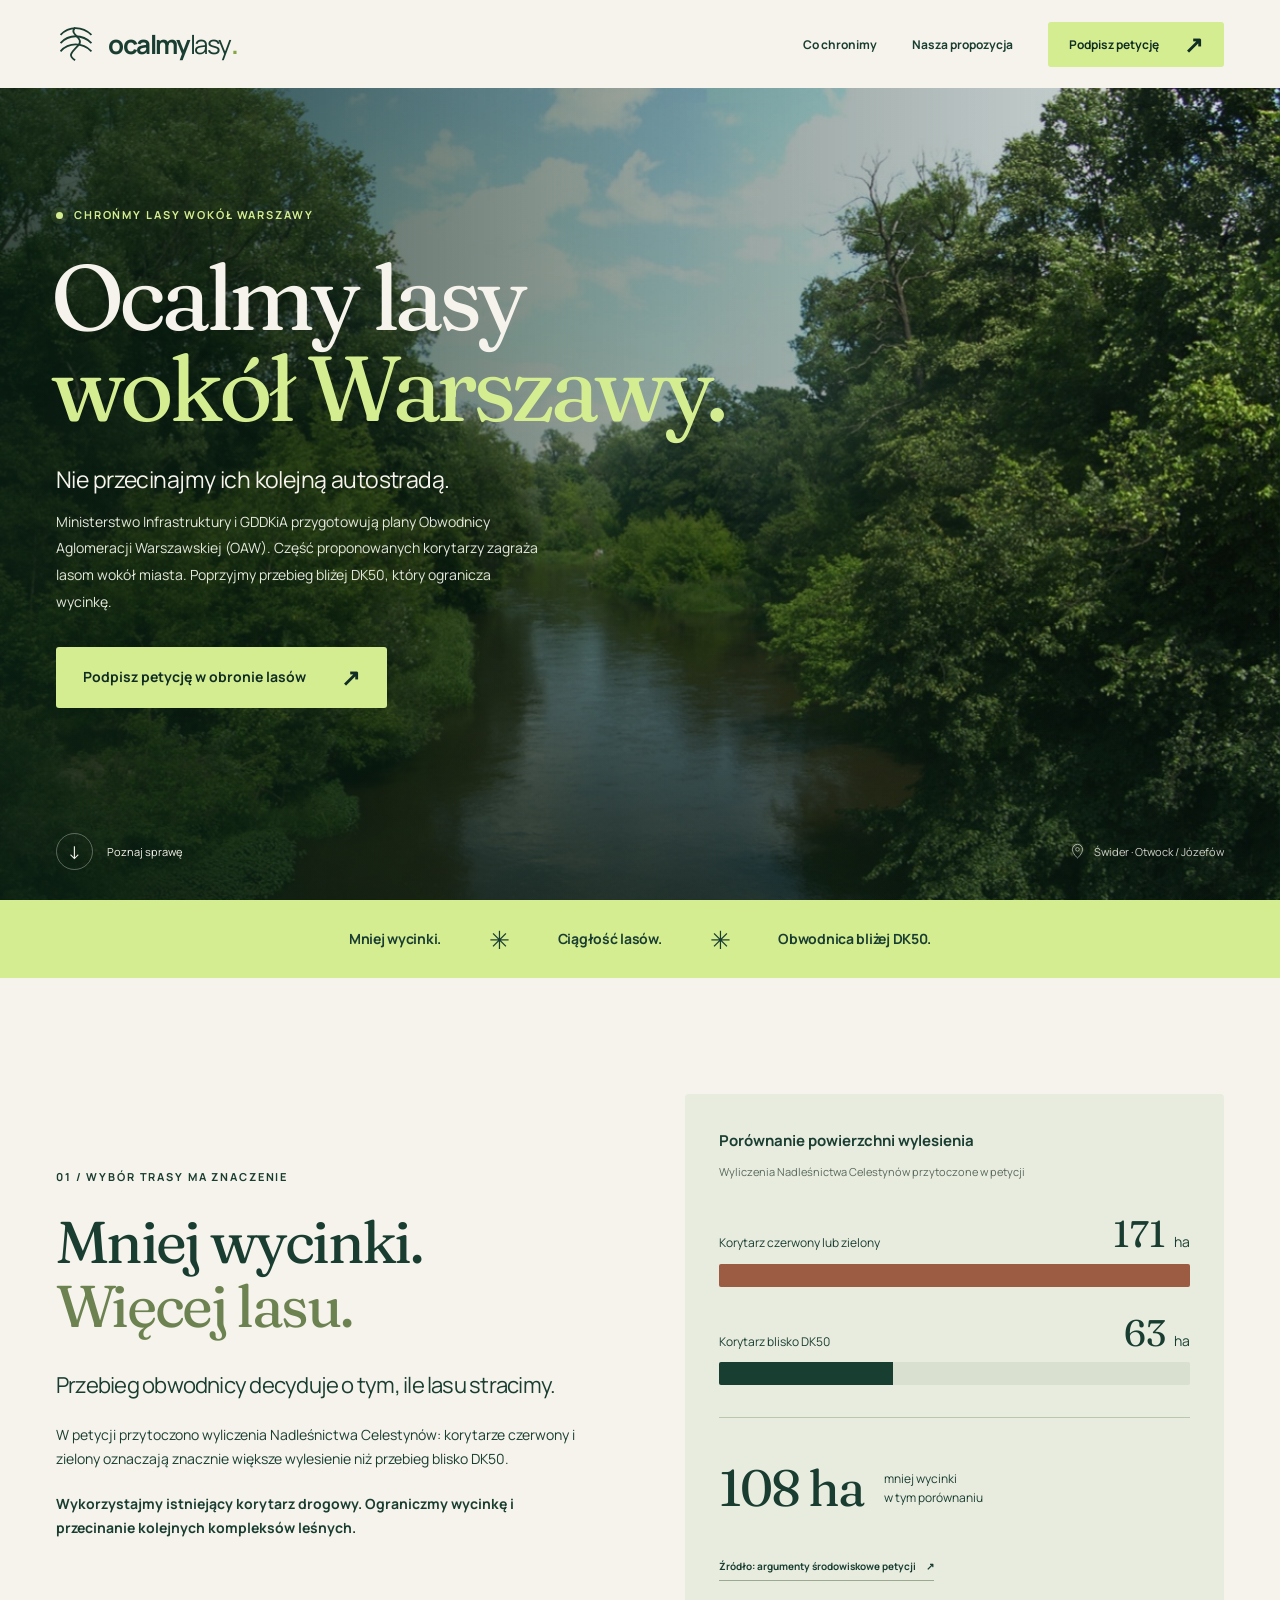
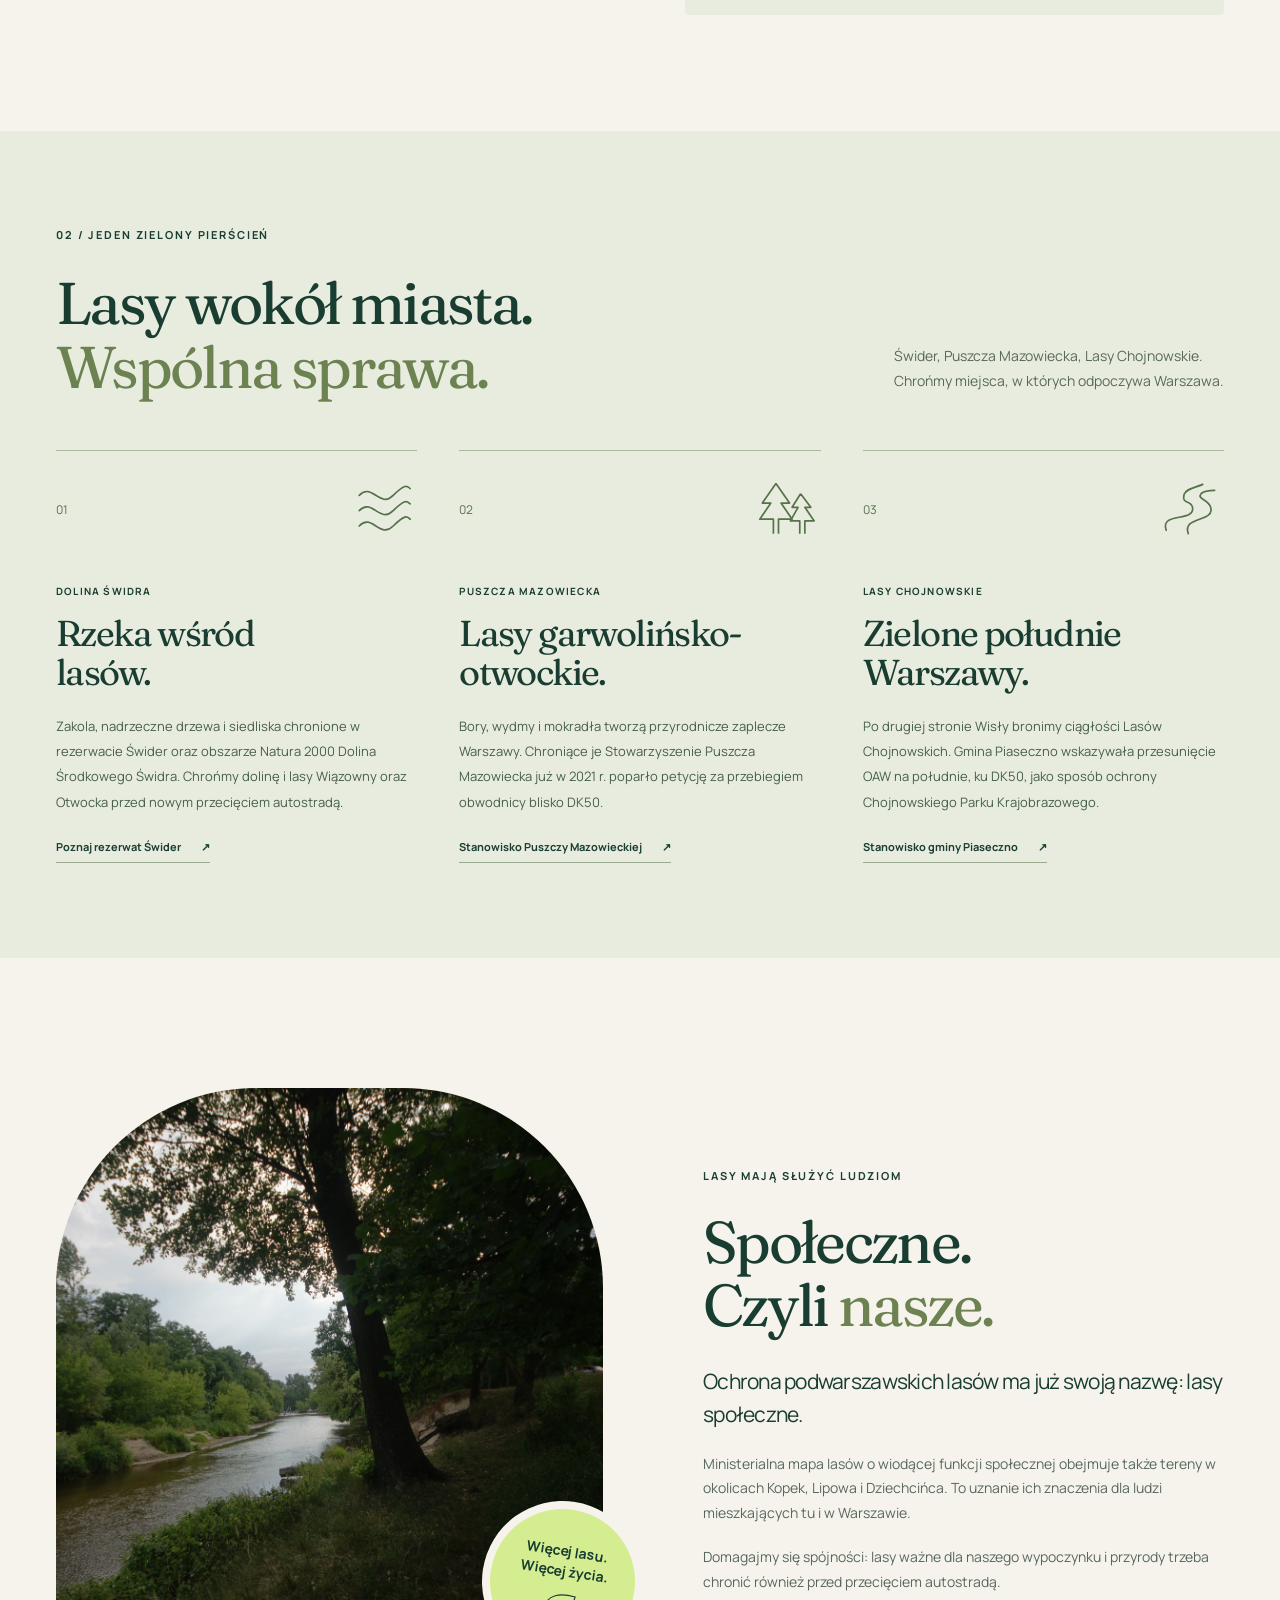
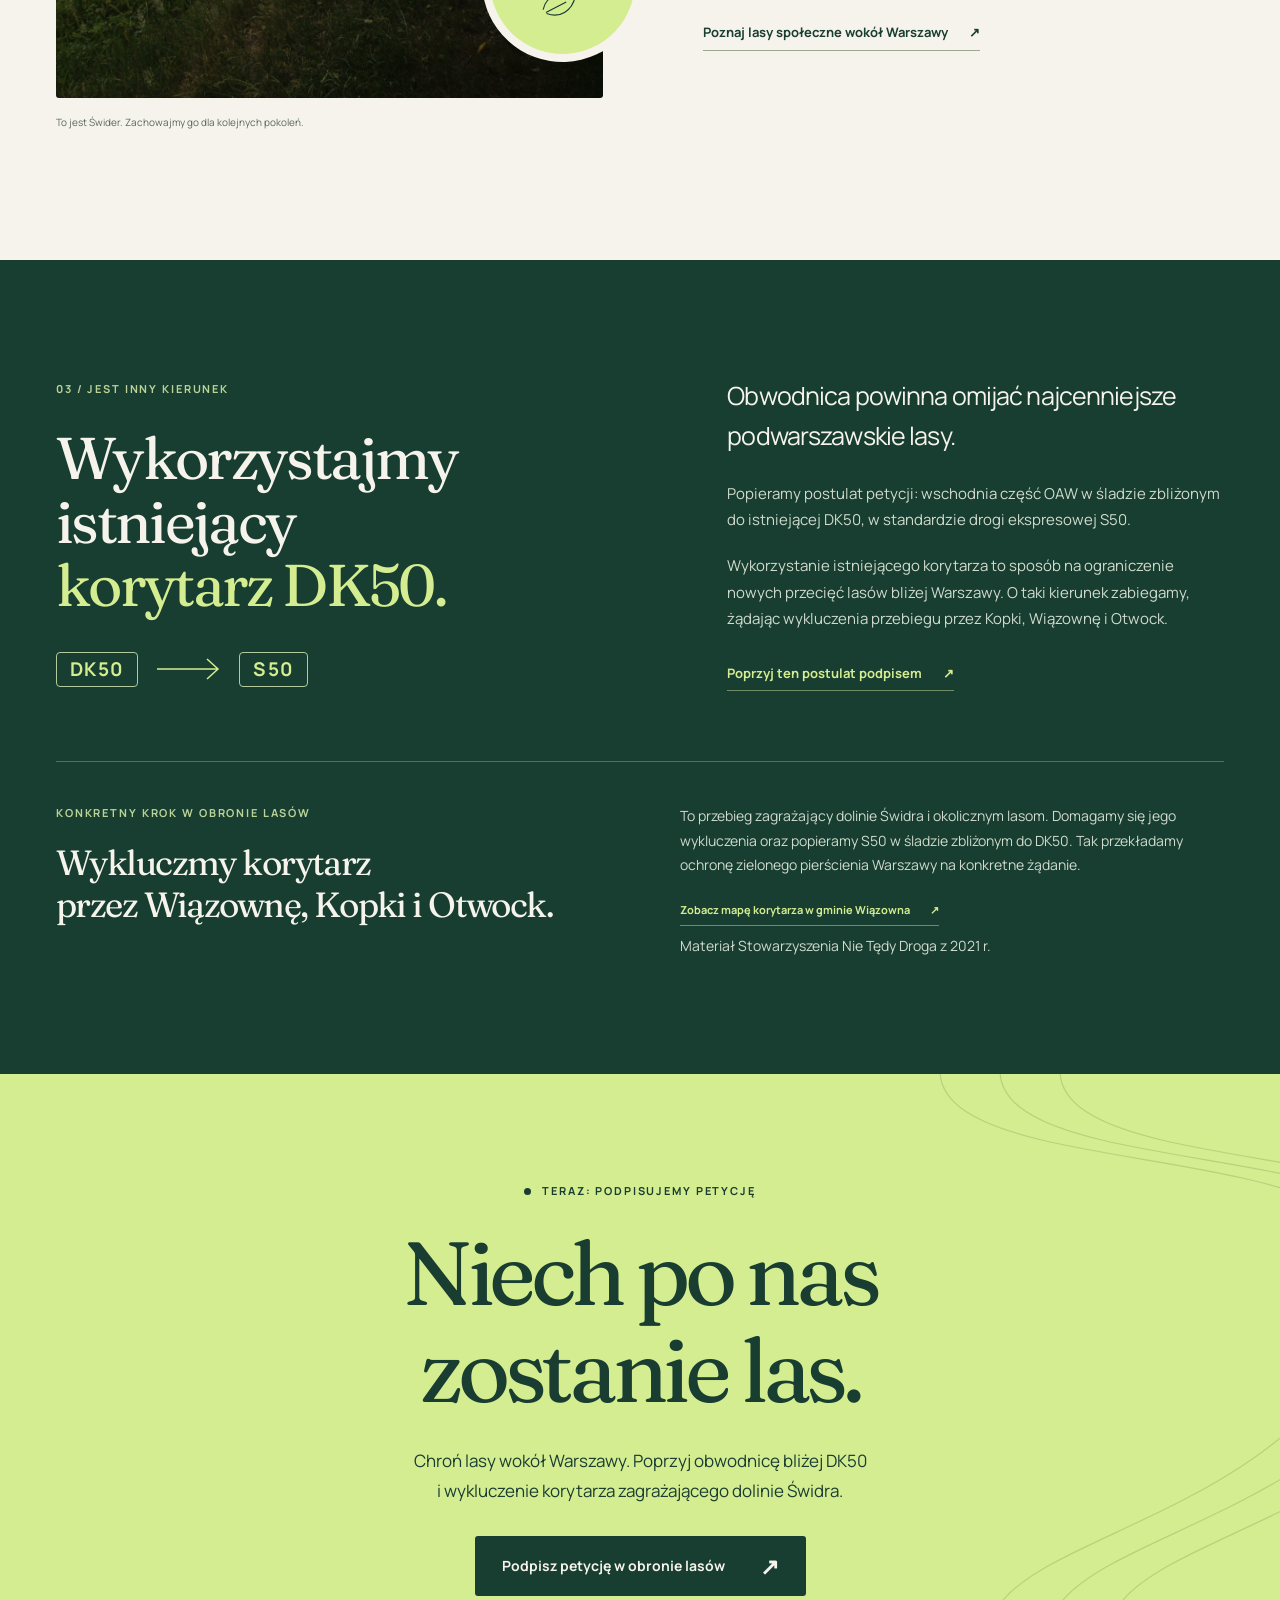
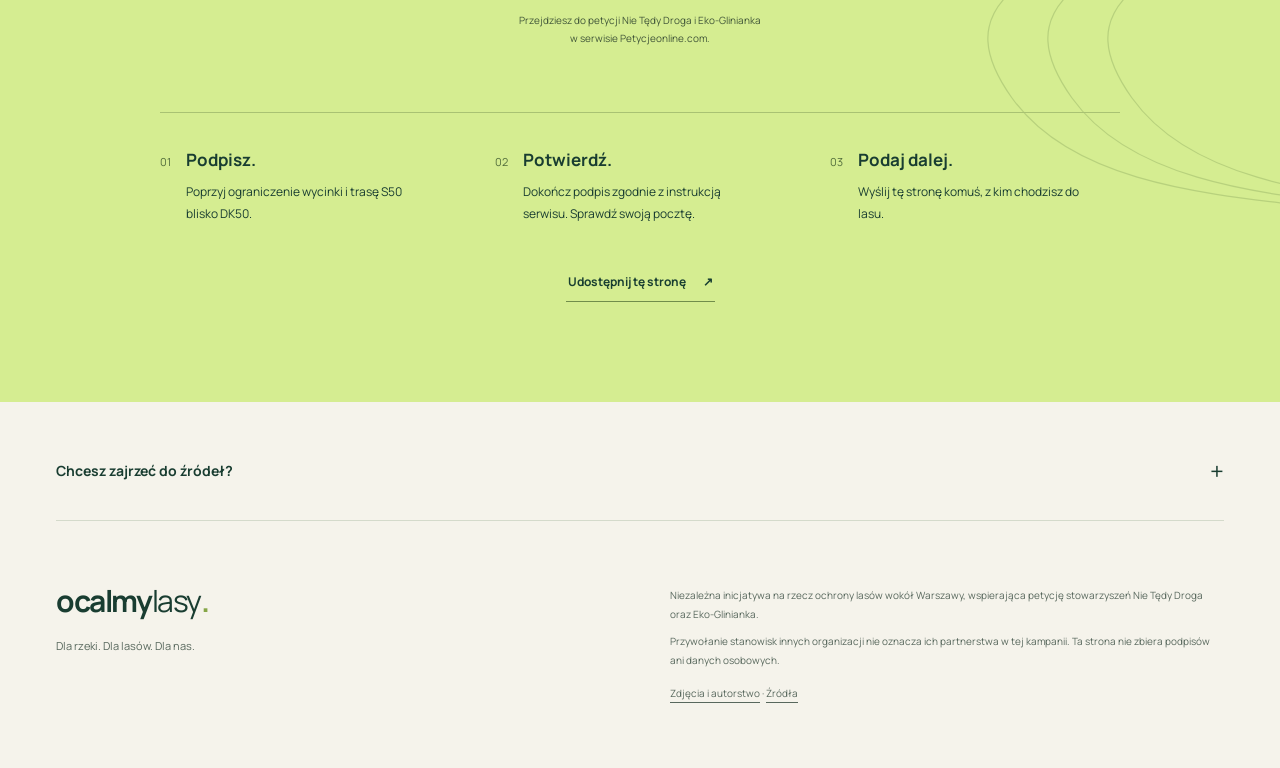
<file: docs/index.html>
<!doctype html>
<html lang="pl">
  <head>
    <meta charset="utf-8" />
    <meta name="viewport" content="width=device-width, initial-scale=1" />
    <meta name="theme-color" content="#183e31" />
    <title>Ocalmy lasy wokół Warszawy — podpisz petycję</title>
    <meta
      name="description"
      content="Nie przecinajmy lasów wokół Warszawy kolejną autostradą. Poprzyj S50 bliżej DK50, ograniczenie wycinki i ochronę zielonego pierścienia Warszawy."
    />
    <link rel="canonical" href="https://ocalmylasy.waw.pl/" />
    <meta property="og:locale" content="pl_PL" />
    <meta property="og:type" content="website" />
    <meta
      property="og:title"
      content="Ocalmy lasy wokół Warszawy. Nie przecinajmy ich kolejną autostradą."
    />
    <meta
      property="og:description"
      content="Mniej wycinki, więcej lasu. Podpisz petycję za S50 bliżej DK50 i ochroną lasów wokół Warszawy."
    />
    <meta
      property="og:url"
      content="https://ocalmylasy.waw.pl/"
    />
    <meta
      property="og:image"
      content="https://artpi.github.io/ocalmylasy.waw.pl/assets/share.jpg"
    />
    <meta property="og:image:width" content="1200" />
    <meta property="og:image:height" content="630" />
    <meta
      property="og:image:alt"
      content="Ocalmy lasy wokół Warszawy — podpisz petycję"
    />
    <meta name="twitter:card" content="summary_large_image" />
    <link rel="icon" href="assets/favicon.svg" type="image/svg+xml" />
    <link
      rel="preload"
      href="assets/fraunces.ttf"
      as="font"
      type="font/ttf"
      crossorigin
    />
    <link rel="stylesheet" href="styles.css" />
    <script src="app.js" defer></script>
  </head>
  <body>
    <a class="skip-link" href="#tresc">Przejdź do treści</a>
    <header class="site-header">
      <a class="brand" href="#" aria-label="Ocalmy lasy — początek strony">
        <svg
          class="brand-icon"
          viewBox="0 0 44 44"
          fill="none"
          aria-hidden="true"
        >
          <path
            d="M5 12c9-10 24-10 34 0M5 21c9-10 24-10 34 0M5 30c9-10 24-10 34 0"
            stroke="currentColor"
            stroke-width="2"
          />
          <path
            d="M21 4c-8 8 12 11 3 20s-10 11-3 16"
            stroke="currentColor"
            stroke-width="2"
          />
        </svg>
        <span
          >ocalmy<span class="brand-light">lasy</span
          ><span class="brand-dot">.</span></span
        >
      </a>
      <nav aria-label="Nawigacja główna">
        <a class="nav-link" href="#co-chronimy">Co chronimy</a>
        <a class="nav-link" href="#rozwiazanie">Nasza propozycja</a>
        <a class="button button-small" href="#dzialaj"
          >Podpisz petycję <span aria-hidden="true">↗</span></a
        >
      </nav>
    </header>

    <main id="tresc">
      <section class="hero" aria-labelledby="hero-title">
        <img
          class="hero-image"
          src="assets/swider-panorama.jpg"
          width="1920"
          height="768"
          alt="Zielone brzegi i nurt Świdra w rejonie Otwocka i Józefowa"
          fetchpriority="high"
        />
        <div class="hero-shade"></div>
        <div class="hero-content wrap">
          <p class="eyebrow hero-eyebrow">
            <span class="status-dot"></span> Chrońmy lasy wokół Warszawy
          </p>
          <h1 id="hero-title">Ocalmy lasy<br /><em>wokół Warszawy.</em></h1>
          <p class="hero-subtitle">Nie przecinajmy ich kolejną autostradą.</p>
          <p class="hero-description">
            Ministerstwo Infrastruktury i GDDKiA przygotowują plany Obwodnicy
            Aglomeracji Warszawskiej (OAW). Część proponowanych korytarzy zagraża
            lasom wokół miasta. Poprzyjmy przebieg bliżej DK50, który ogranicza
            wycinkę.
          </p>
          <a class="button hero-button" href="#dzialaj"
            >Podpisz petycję w obronie lasów
            <span aria-hidden="true">↗</span></a
          >
        </div>
        <div class="hero-bottom wrap">
          <a href="#sprawa" class="explore"
            ><span class="circle-arrow" aria-hidden="true">↓</span> Poznaj
            sprawę</a
          >
          <span class="photo-location"
            ><svg viewBox="0 0 18 22" fill="none" aria-hidden="true">
              <path
                d="M16 8c0 6-7 12-7 12S2 14 2 8a7 7 0 1 1 14 0Z"
                stroke="currentColor"
              />
              <circle cx="9" cy="8" r="2.5" stroke="currentColor" />
            </svg>
            Świder · Otwock / Józefów</span
          >
        </div>
      </section>

      <div class="campaign-strip" aria-label="Postulaty kampanii">
        <span>Mniej wycinki.</span
        ><span class="strip-flower" aria-hidden="true">✳</span
        ><span>Ciągłość lasów.</span
        ><span class="strip-flower" aria-hidden="true">✳</span
        ><span>Obwodnica bliżej DK50.</span>
      </div>

      <section
        class="comparison-section section wrap"
        id="sprawa"
        aria-labelledby="comparison-title"
      >
        <div class="comparison-copy reveal">
          <p class="eyebrow">01 / Wybór trasy ma znaczenie</p>
          <h2 id="comparison-title">
            Mniej wycinki.<br /><em>Więcej lasu.</em>
          </h2>
          <p class="lead">
            Przebieg obwodnicy decyduje o tym, ile lasu stracimy.
          </p>
          <p>
            W petycji przytoczono wyliczenia Nadleśnictwa Celestynów: korytarze
            czerwony i zielony oznaczają znacznie większe wylesienie niż
            przebieg blisko DK50.
          </p>
          <p class="strong-line">
            Wykorzystajmy istniejący korytarz drogowy. Ograniczmy wycinkę i
            przecinanie kolejnych kompleksów leśnych.
          </p>
        </div>
        <figure class="forest-comparison reveal" aria-labelledby="chart-title">
          <figcaption id="chart-title">
            Porównanie powierzchni wylesienia
            <span
              >Wyliczenia Nadleśnictwa Celestynów przytoczone w petycji</span
            >
          </figcaption>
          <div class="comparison-row">
            <div class="comparison-label">
              <span>Korytarz czerwony lub zielony</span
              ><strong>171 <small>ha</small></strong>
            </div>
            <div class="comparison-track" aria-hidden="true">
              <span class="comparison-bar comparison-bar-high"></span>
            </div>
          </div>
          <div class="comparison-row">
            <div class="comparison-label">
              <span>Korytarz blisko DK50</span
              ><strong>63 <small>ha</small></strong>
            </div>
            <div class="comparison-track" aria-hidden="true">
              <span class="comparison-bar comparison-bar-low"></span>
            </div>
          </div>
          <p class="comparison-difference">
            <strong>108 ha</strong
            ><span>mniej wycinki<br />w tym porównaniu</span>
          </p>
          <a
            class="text-link"
            href="https://www.petycjeonline.com/protest_dotyczcy_przebiegu_wschodniej_czci_obwodnicy_aglomeracji_warszawskiej_oaw_tak_ale_w_ladzie_zblionym_do_dk50_w_standardzie_drogi_ekspresowej_s50_-_tak_autostra"
            target="_blank"
            rel="noopener noreferrer"
            >Źródło: argumenty środowiskowe petycji
            <span aria-hidden="true">↗</span></a
          >
        </figure>
      </section>

      <section
        class="nature-section section"
        id="co-chronimy"
        aria-labelledby="nature-title"
      >
        <div class="wrap">
          <div class="section-heading reveal">
            <p class="eyebrow">02 / Jeden zielony pierścień</p>
            <h2 id="nature-title">
              Lasy wokół miasta.<br /><em>Wspólna sprawa.</em>
            </h2>
            <p>
              Świder, Puszcza Mazowiecka, Lasy Chojnowskie.<br />Chrońmy
              miejsca, w których odpoczywa Warszawa.
            </p>
          </div>
          <div class="nature-grid">
            <article class="nature-card reveal">
              <div class="card-top">
                <span>01</span
                ><svg viewBox="0 0 80 80" fill="none" aria-hidden="true">
                  <path
                    d="M12 24c15-16 24 16 40 0s17-10 20-8M12 42c15-16 24 16 40 0s17-10 20-8M12 60c15-16 24 16 40 0s17-10 20-8"
                    stroke="currentColor"
                    stroke-width="2"
                    stroke-linecap="round"
                  />
                </svg>
              </div>
              <p class="card-tag">Dolina Świdra</p>
              <h3>Rzeka wśród<br />lasów.</h3>
              <p>
                Zakola, nadrzeczne drzewa i siedliska chronione w rezerwacie
                Świder oraz obszarze Natura 2000 Dolina Środkowego Świdra.
                Chrońmy dolinę i lasy Wiązowny oraz Otwocka przed nowym
                przecięciem autostradą.
              </p>
              <a
                class="text-link"
                href="https://www.gov.pl/web/rdos-warszawa/stop-rezerwat-przyrody-upewnij-sie-zanim-wplyniesz"
                target="_blank"
                rel="noopener noreferrer"
                >Poznaj rezerwat Świder <span aria-hidden="true">↗</span></a
              >
            </article>
            <article class="nature-card reveal">
              <div class="card-top">
                <span>02</span
                ><svg viewBox="0 0 80 80" fill="none" aria-hidden="true">
                  <path
                    d="m27 10-16 23h10L8 52h16v17m3-59 16 23H33l13 19H30v17M56 22l-10 16h7l-9 16h11v15m1-47 12 16h-7l11 16H61v15"
                    stroke="currentColor"
                    stroke-width="2"
                    stroke-linejoin="round"
                  />
                </svg>
              </div>
              <p class="card-tag">Puszcza Mazowiecka</p>
              <h3>Lasy garwolińsko-<br />otwockie.</h3>
              <p>
                Bory, wydmy i mokradła tworzą przyrodnicze zaplecze Warszawy.
                Chroniące je Stowarzyszenie Puszcza Mazowiecka już w 2021 r.
                poparło petycję za przebiegiem obwodnicy blisko DK50.
              </p>
              <a
                class="text-link"
                href="https://puszczamazowiecka.pl/oaw-21-04-06/"
                target="_blank"
                rel="noopener noreferrer"
                >Stanowisko Puszczy Mazowieckiej
                <span aria-hidden="true">↗</span></a
              >
            </article>
            <article class="nature-card reveal">
              <div class="card-top">
                <span>03</span
                ><svg viewBox="0 0 80 80" fill="none" aria-hidden="true">
                  <path
                    d="M12 65c-8-22 34-9 31-27-2-9-13-3-10-15 2-7 13-8 22-12M38 69c-8-21 33-13 26-32-3-8-16-9-11-15 3-3 10-4 16-4"
                    stroke="currentColor"
                    stroke-width="2"
                    stroke-linecap="round"
                  />
                </svg>
              </div>
              <p class="card-tag">Lasy Chojnowskie</p>
              <h3>Zielone południe<br />Warszawy.</h3>
              <p>
                Po drugiej stronie Wisły bronimy ciągłości Lasów Chojnowskich.
                Gmina Piaseczno wskazywała przesunięcie OAW na południe, ku
                DK50, jako sposób ochrony Chojnowskiego Parku Krajobrazowego.
              </p>
              <a
                class="text-link"
                href="https://piaseczno.eu/uwagi-w-ramach-konsultacji-cpk/"
                target="_blank"
                rel="noopener noreferrer"
                >Stanowisko gminy Piaseczno
                <span aria-hidden="true">↗</span></a
              >
            </article>
          </div>
        </div>
      </section>

      <section class="forest-story wrap section" aria-labelledby="forest-title">
        <figure class="forest-photo reveal">
          <img
            src="assets/swider-rzeka.jpg"
            width="1920"
            height="1280"
            alt="Drzewa nad brzegiem Świdra i ścieżka wśród zieleni w okolicach Otwocka i Józefowa"
            loading="lazy"
          />
          <figcaption>
            To jest Świder. Zachowajmy go dla kolejnych pokoleń.
          </figcaption>
          <span class="photo-stamp" aria-hidden="true"
            >Więcej lasu.<br />Więcej życia.<svg
              viewBox="0 0 50 40"
              fill="none"
            >
              <path
                d="M6 28C7 7 25 4 43 6c-1 17-14 30-32 26M10 31 33 14"
                stroke="currentColor"
                stroke-width="1.5"
              /></svg
          ></span>
        </figure>
        <div class="forest-copy reveal">
          <p class="eyebrow">Lasy mają służyć ludziom</p>
          <h2 id="forest-title">Społeczne.<br />Czyli <em>nasze.</em></h2>
          <p class="lead">
            Ochrona podwarszawskich lasów ma już swoją nazwę: lasy społeczne.
          </p>
          <p>
            Ministerialna mapa lasów o wiodącej funkcji społecznej obejmuje
            także tereny w okolicach Kopek, Lipowa i Dziechcińca. To uznanie ich
            znaczenia dla ludzi mieszkających tu i w Warszawie.
          </p>
          <p>
            Domagajmy się spójności: lasy ważne dla naszego wypoczynku i
            przyrody trzeba chronić również przed przecięciem autostradą.
          </p>
          <a
            class="text-link"
            href="https://www.gov.pl/web/klimat/lasyspoleczne-warszawa"
            target="_blank"
            rel="noopener noreferrer"
            >Poznaj lasy społeczne wokół Warszawy
            <span aria-hidden="true">↗</span></a
          >
        </div>
      </section>

      <section
        class="solution-section section"
        id="rozwiazanie"
        aria-labelledby="solution-title"
      >
        <div class="wrap solution-grid">
          <div class="solution-heading reveal">
            <p class="eyebrow">03 / Jest inny kierunek</p>
            <h2 id="solution-title">
              Wykorzystajmy<br />istniejący<br /><em>korytarz DK50.</em>
            </h2>
            <div
              class="route-mark"
              aria-label="Postulat: DK50 w standardzie S50"
            >
              <span>DK50</span
              ><svg
                width="65"
                height="24"
                viewBox="0 0 65 24"
                fill="none"
                aria-hidden="true"
              >
                <path
                  d="M1 12h61M51 2l11 10-11 10"
                  stroke="currentColor"
                  stroke-width="1.5"
                /></svg
              ><span>S50</span>
            </div>
          </div>
          <div class="solution-copy reveal">
            <p class="lead">
              Obwodnica powinna omijać najcenniejsze podwarszawskie lasy.
            </p>
            <p>
              Popieramy postulat petycji: wschodnia część OAW w śladzie
              zbliżonym do istniejącej DK50, w standardzie drogi ekspresowej
              S50.
            </p>
            <p>
              Wykorzystanie istniejącego korytarza to sposób na ograniczenie
              nowych przecięć lasów bliżej Warszawy. O taki kierunek zabiegamy,
              żądając wykluczenia przebiegu przez Kopki, Wiązownę i Otwock.
            </p>
            <a class="text-link light-link" href="#dzialaj"
              >Poprzyj ten postulat podpisem
              <span aria-hidden="true">↗</span></a
            >
          </div>
        </div>
        <div class="wrap corridor-demand reveal">
          <div>
            <p class="eyebrow">Konkretny krok w obronie lasów</p>
            <h3>Wykluczmy korytarz<br />przez Wiązownę, Kopki i Otwock.</h3>
          </div>
          <div>
            <p>
              To przebieg zagrażający dolinie Świdra i okolicznym lasom.
              Domagamy się jego wykluczenia oraz popieramy S50 w śladzie
              zbliżonym do DK50. Tak przekładamy ochronę zielonego pierścienia
              Warszawy na konkretne żądanie.
            </p>
            <a
              class="text-link light-link"
              href="https://www.nietedydroga.pl/projekt-przebiegu-korytarza-oaw-w-gminie-wiazowna/"
              target="_blank"
              rel="noopener noreferrer"
              >Zobacz mapę korytarza w gminie Wiązowna
              <span aria-hidden="true">↗</span></a
            >
            <p class="map-date">
              Materiał Stowarzyszenia Nie Tędy Droga z 2021 r.
            </p>
          </div>
        </div>
      </section>

      <!-- CAMPAIGN ACTION: change the current action here. All campaign buttons link to this section. -->
      <section
        class="action-section section"
        id="dzialaj"
        aria-labelledby="action-title"
        data-campaign-stage="petition"
      >
        <svg
          class="action-river"
          viewBox="0 0 600 700"
          fill="none"
          aria-hidden="true"
        >
          <path
            d="M140-20c-200 200 420 80 320 280S60 430 160 570s440 40 350 180M190-20C-10 180 610 60 510 260S110 430 210 570s440 40 350 180M240-20C40 180 660 60 560 260S160 430 260 570s440 40 350 180"
            stroke="currentColor"
            stroke-width="1"
          />
        </svg>
        <div class="wrap action-content reveal">
          <p class="eyebrow">
            <span class="status-dot"></span> Teraz: podpisujemy petycję
          </p>
          <h2 id="action-title">Niech po nas<br />zostanie <em>las.</em></h2>
          <p class="action-lead">
            Chroń lasy wokół Warszawy. Poprzyj obwodnicę bliżej DK50<br />i
            wykluczenie korytarza zagrażającego dolinie Świdra.
          </p>
          <a
            id="petition-link"
            class="button button-dark"
            href="https://www.petycjeonline.com/protest_dotyczcy_przebiegu_wschodniej_czci_obwodnicy_aglomeracji_warszawskiej_oaw_tak_ale_w_ladzie_zblionym_do_dk50_w_standardzie_drogi_ekspresowej_s50_-_tak_autostra"
            target="_blank"
            rel="noopener noreferrer"
            >Podpisz petycję w obronie lasów
            <span aria-hidden="true">↗</span></a
          >
          <p class="action-note">
            Przejdziesz do petycji Nie Tędy Droga i Eko-Glinianka<br />w
            serwisie Petycjeonline.com.
          </p>
          <ol class="action-steps">
            <li>
              <span>01</span>
              <div>
                <strong>Podpisz.</strong>
                <p>Poprzyj ograniczenie wycinki i trasę S50 blisko DK50.</p>
              </div>
            </li>
            <li>
              <span>02</span>
              <div>
                <strong>Potwierdź.</strong>
                <p>
                  Dokończ podpis zgodnie z instrukcją serwisu. Sprawdź swoją
                  pocztę.
                </p>
              </div>
            </li>
            <li>
              <span>03</span>
              <div>
                <strong>Podaj dalej.</strong>
                <p>Wyślij tę stronę komuś, z kim chodzisz do lasu.</p>
              </div>
            </li>
          </ol>
          <button class="share-button" type="button" id="share-button" hidden>
            Udostępnij tę stronę <span aria-hidden="true">↗</span>
          </button>
          <p
            class="share-status"
            id="share-status"
            role="status"
            aria-live="polite"
          ></p>
          <input
            class="share-fallback"
            id="share-fallback"
            type="text"
            aria-label="Adres strony do skopiowania"
            readonly
            hidden
          />
        </div>
      </section>

      <section
        class="sources-section wrap"
        id="zrodla"
        aria-labelledby="sources-title"
      >
        <details>
          <summary id="sources-title">
            <span>Chcesz zajrzeć do źródeł?</span
            ><span class="details-plus" aria-hidden="true">+</span>
          </summary>
          <div class="sources-body">
            <p>
              Za prostym postulatem stoją konkretne miejsca i dokumenty. Tu
              znajdziesz materiały o korytarzu, przyrodzie i postulowanej
              alternatywie.
            </p>
            <ul>
              <li>
                <a
                  href="https://www.nietedydroga.pl/"
                  target="_blank"
                  rel="noopener noreferrer"
                  >Nie Tędy Droga — informacje o OAW i działaniach mieszkańców
                  ↗</a
                >
              </li>
              <li>
                <a
                  href="https://www.nietedydroga.pl/wp-content/uploads/2021/03/petycja_SNTD-2.pdf"
                  target="_blank"
                  rel="noopener noreferrer"
                  >Uzasadnienie petycji z 2021 r. (PDF) ↗</a
                >
              </li>
              <li>
                <a
                  href="https://www.gov.pl/web/rdos-warszawa/stop-rezerwat-przyrody-upewnij-sie-zanim-wplyniesz"
                  target="_blank"
                  rel="noopener noreferrer"
                  >RDOŚ Warszawa — rezerwat Świder ↗</a
                >
              </li>
              <li>
                <a
                  href="https://www.gov.pl/web/klimat/lasyspoleczne-warszawa"
                  target="_blank"
                  rel="noopener noreferrer"
                  >Ministerstwo Klimatu i Środowiska — lasy społeczne Warszawy i
                  mapa ↗</a
                >
              </li>
              <li>
                <a
                  href="https://www.gov.pl/web/gddkia-warszawa/trwa-przygotowanie-zachodniej-czesci-oaw"
                  target="_blank"
                  rel="noopener noreferrer"
                  >GDDKiA — informacja o przygotowaniu OAW, 15 lipca 2026 r.
                  ↗</a
                >
              </li>
            </ul>
            <p class="source-date">
              Strona dotyczy żądania wykluczenia korytarza, nie zatwierdzonego
              projektu budowlanego. Mapa z 2021 r. pokazuje kontekst protestu.
              Materiały sprawdzono 4 września 2026 r.
            </p>
          </div>
        </details>
      </section>
    </main>

    <footer class="site-footer wrap">
      <div>
        <a class="brand footer-brand" href="#"
          >ocalmy<span class="brand-light">lasy</span
          ><span class="brand-dot">.</span></a
        >
        <p>Dla rzeki. Dla lasów. Dla nas.</p>
      </div>
      <div class="footer-about">
        <p>
          Niezależna inicjatywa na rzecz ochrony lasów wokół Warszawy,
          wspierająca petycję stowarzyszeń Nie Tędy Droga oraz Eko-Glinianka.
        </p>
        <p>
          Przywołanie stanowisk innych organizacji nie oznacza ich partnerstwa w
          tej kampanii. Ta strona nie zbiera podpisów ani danych osobowych.
        </p>
        <a href="credits.html">Zdjęcia i autorstwo</a
        ><span aria-hidden="true"> · </span><a href="#zrodla">Źródła</a>
      </div>
    </footer>
  </body>
</html>
</file>
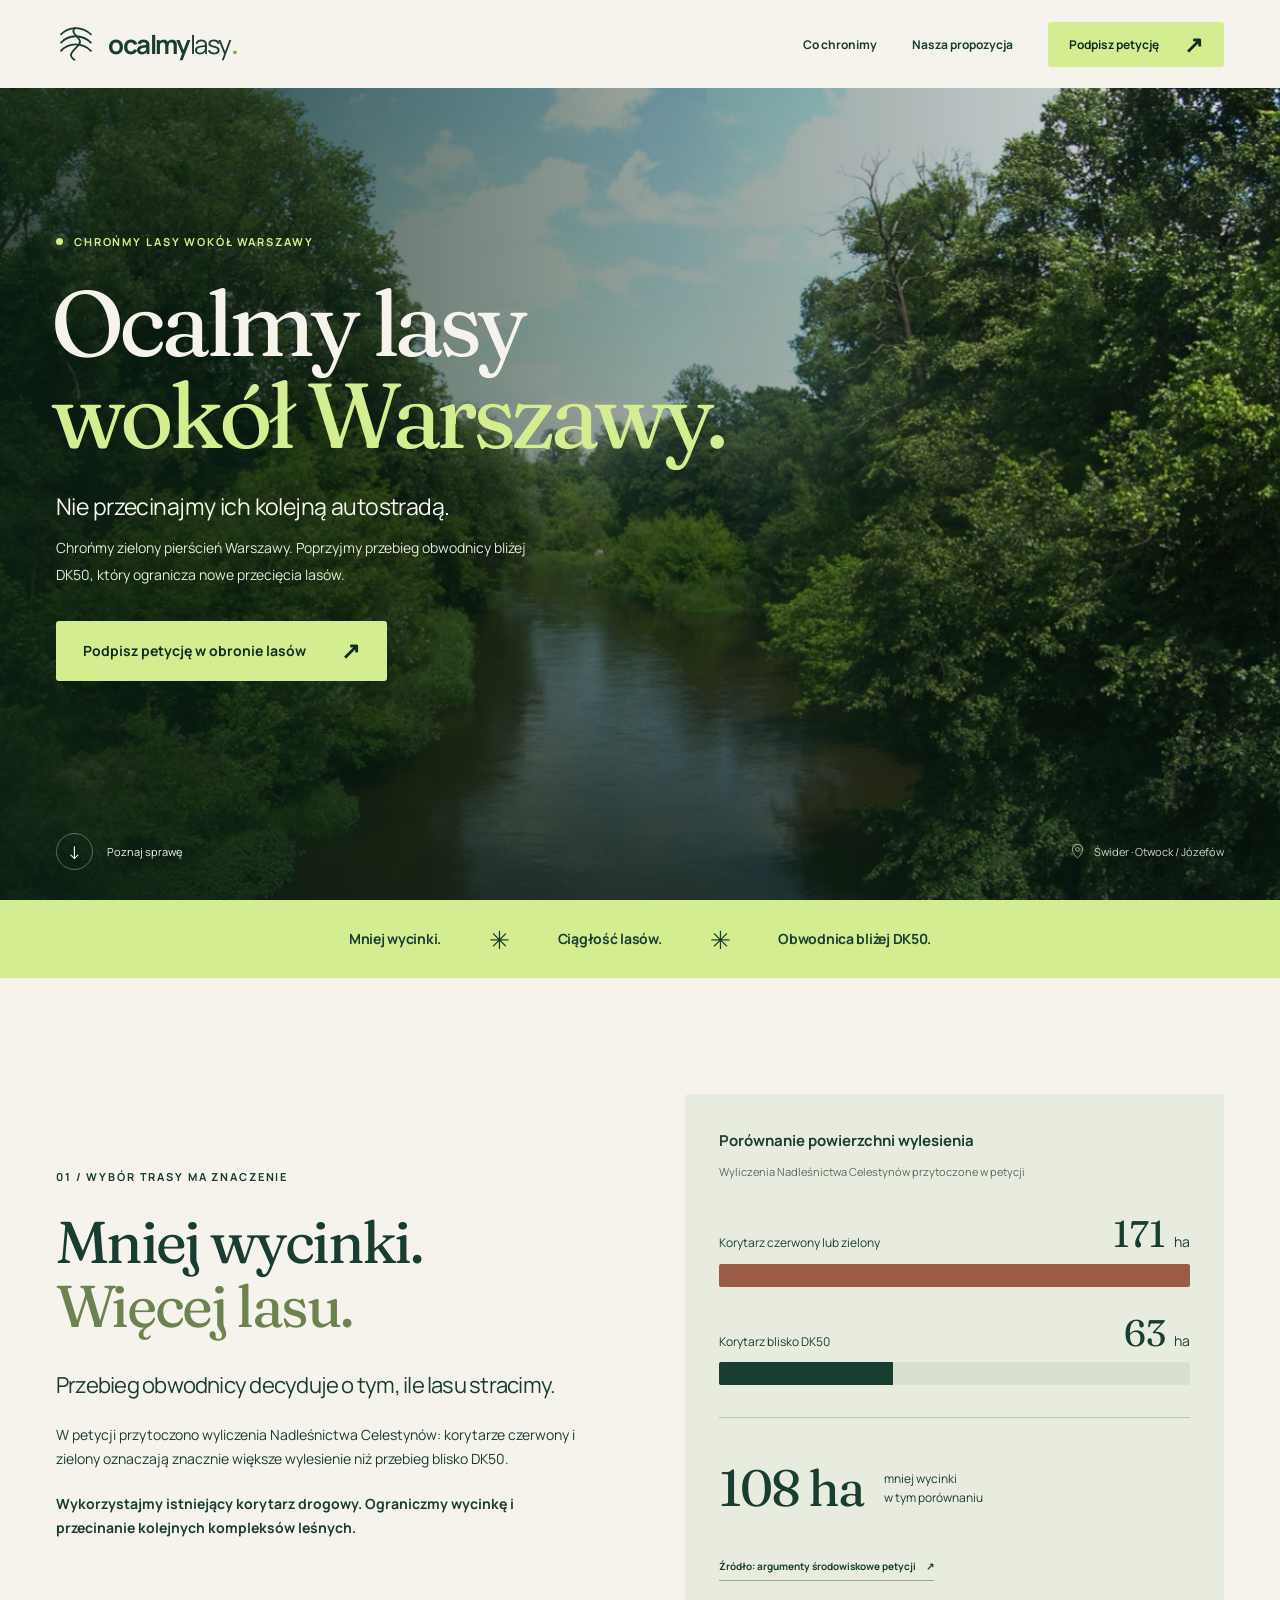
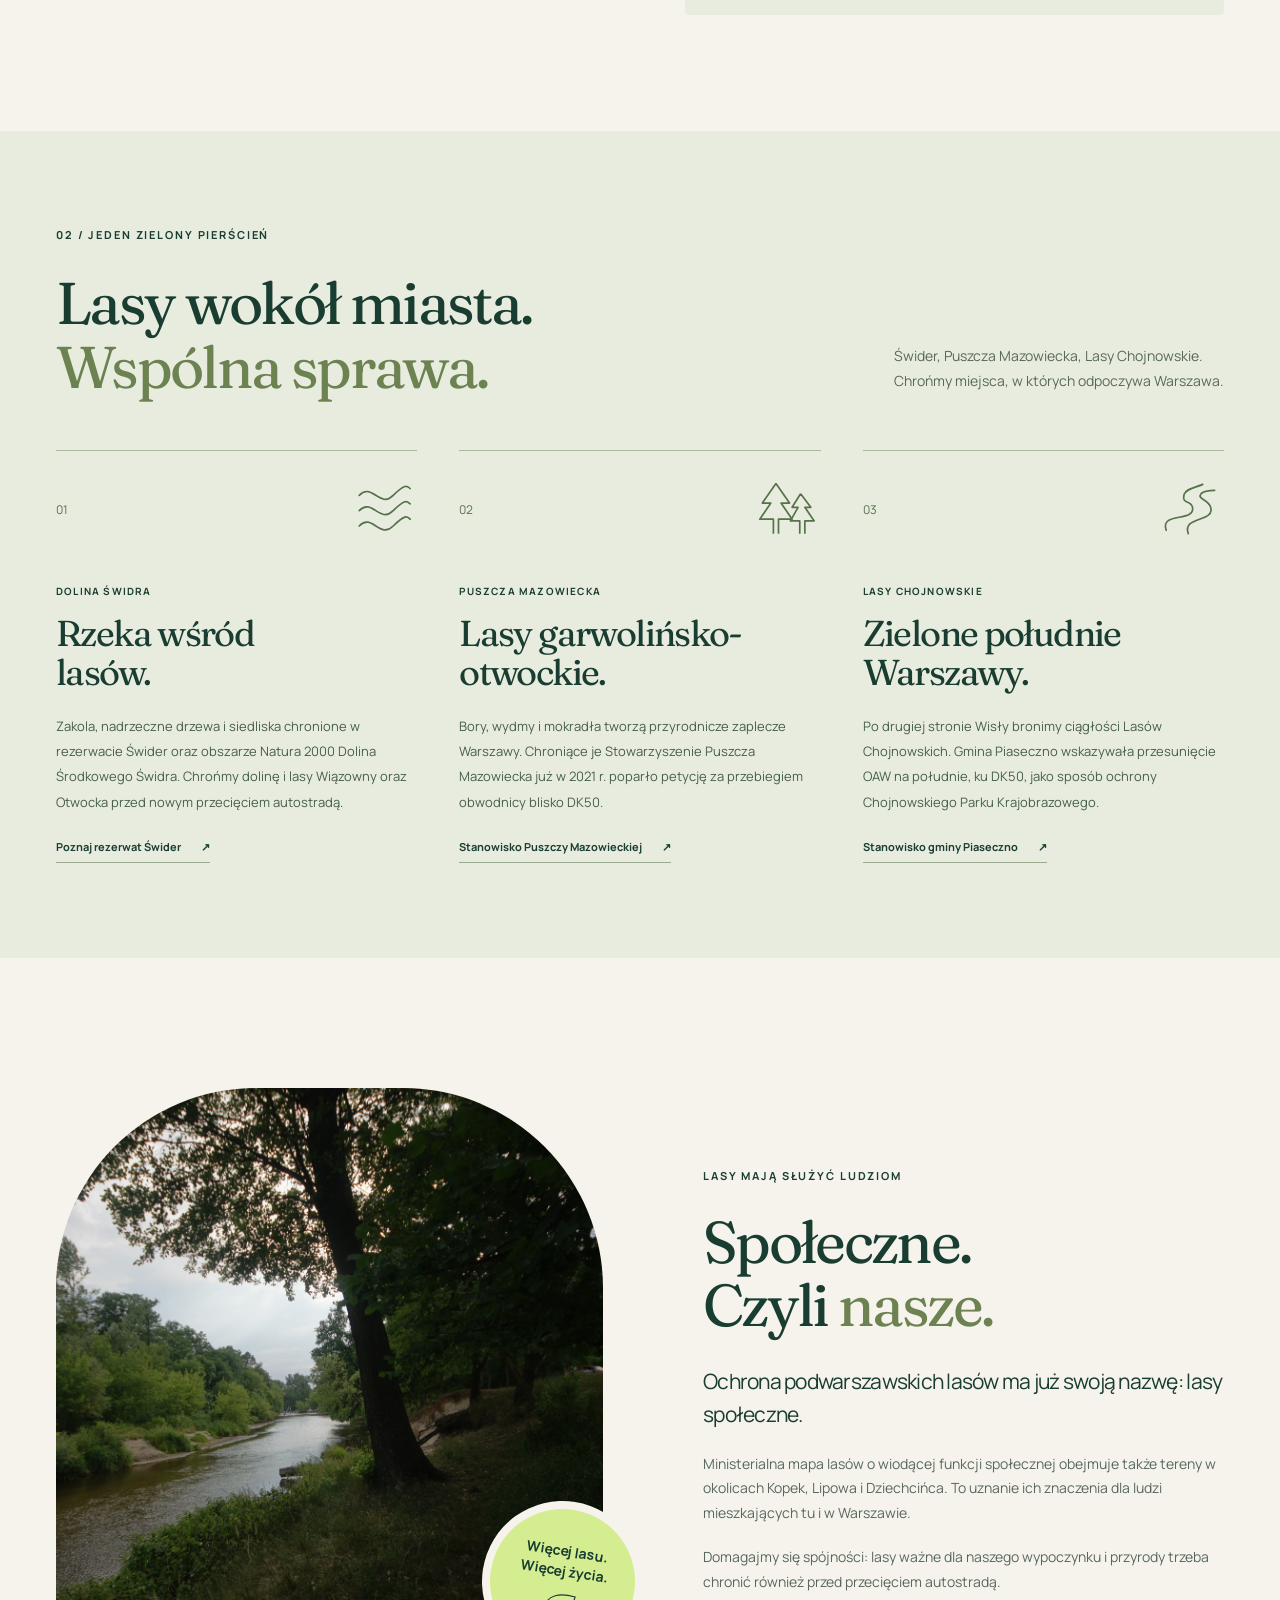
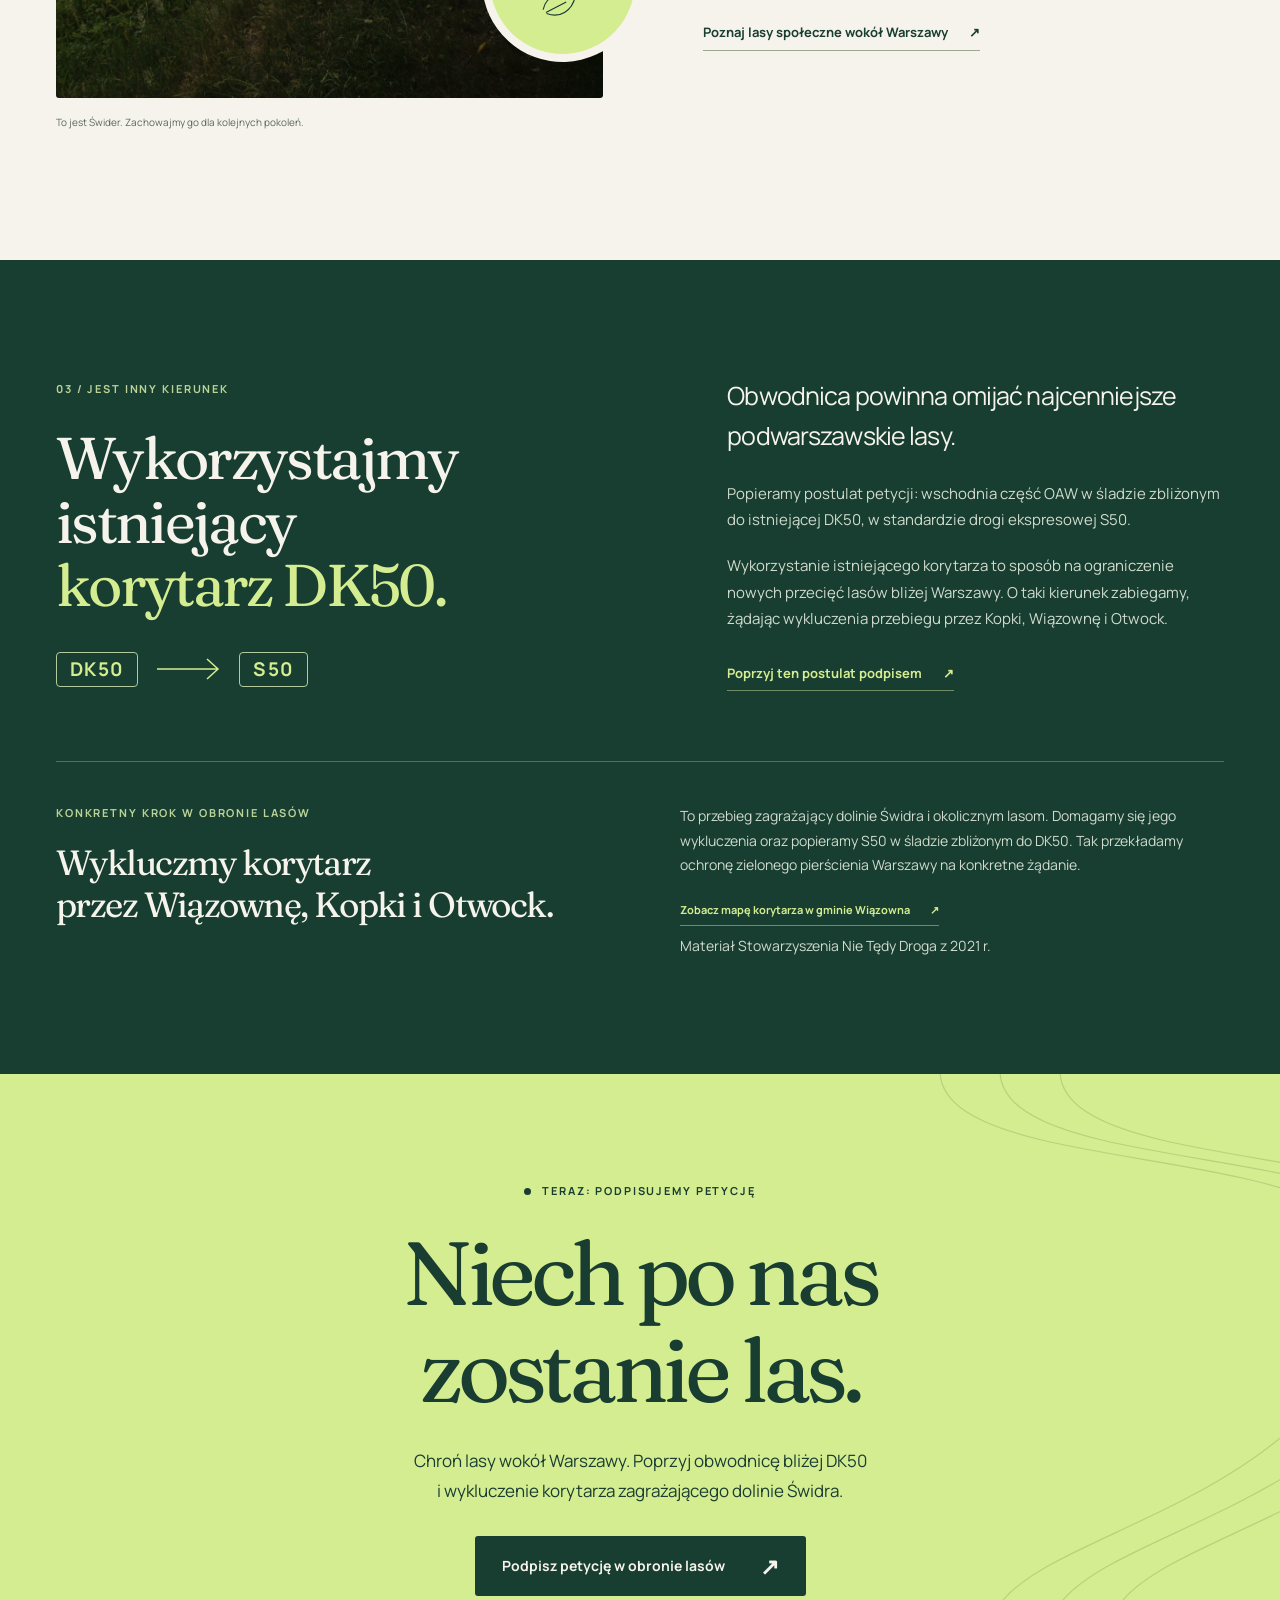
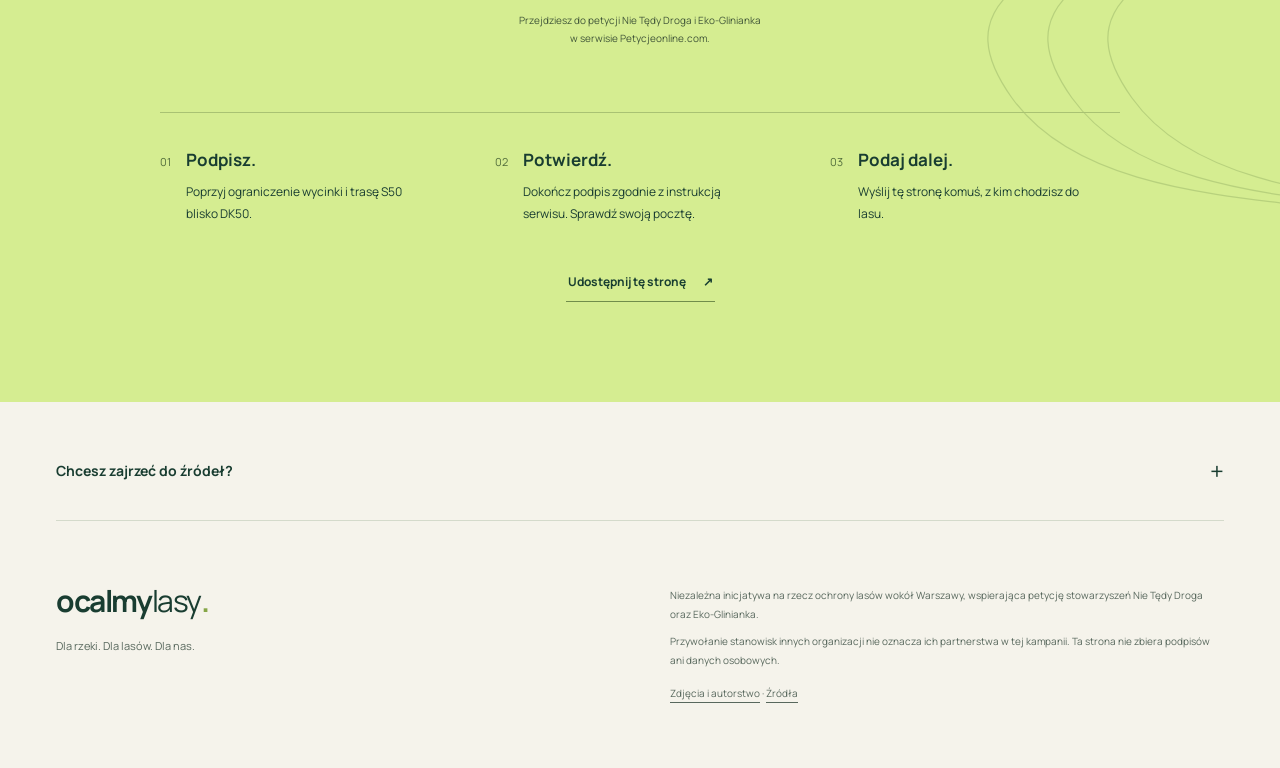
<file: public/index.html>
<!doctype html>
<html lang="pl">
  <head>
    <meta charset="utf-8" />
    <meta name="viewport" content="width=device-width, initial-scale=1" />
    <meta name="theme-color" content="#183e31" />
    <title>Ocalmy lasy wokół Warszawy — podpisz petycję</title>
    <meta
      name="description"
      content="Nie przecinajmy lasów wokół Warszawy kolejną autostradą. Poprzyj S50 bliżej DK50, ograniczenie wycinki i ochronę zielonego pierścienia Warszawy."
    />
    <link rel="canonical" href="https://artpi.github.io/dolinaswidra.pl/" />
    <meta property="og:locale" content="pl_PL" />
    <meta property="og:type" content="website" />
    <meta
      property="og:title"
      content="Ocalmy lasy wokół Warszawy. Nie przecinajmy ich kolejną autostradą."
    />
    <meta
      property="og:description"
      content="Mniej wycinki, więcej lasu. Podpisz petycję za S50 bliżej DK50 i ochroną lasów wokół Warszawy."
    />
    <meta
      property="og:url"
      content="https://artpi.github.io/dolinaswidra.pl/"
    />
    <meta
      property="og:image"
      content="https://artpi.github.io/dolinaswidra.pl/assets/share.jpg"
    />
    <meta property="og:image:width" content="1200" />
    <meta property="og:image:height" content="630" />
    <meta
      property="og:image:alt"
      content="Ocalmy lasy wokół Warszawy — podpisz petycję"
    />
    <meta name="twitter:card" content="summary_large_image" />
    <link rel="icon" href="assets/favicon.svg" type="image/svg+xml" />
    <link
      rel="preload"
      href="assets/fraunces.ttf"
      as="font"
      type="font/ttf"
      crossorigin
    />
    <link rel="stylesheet" href="styles.css" />
    <script src="app.js" defer></script>
  </head>
  <body>
    <a class="skip-link" href="#tresc">Przejdź do treści</a>
    <header class="site-header">
      <a class="brand" href="#" aria-label="Ocalmy lasy — początek strony">
        <svg
          class="brand-icon"
          viewBox="0 0 44 44"
          fill="none"
          aria-hidden="true"
        >
          <path
            d="M5 12c9-10 24-10 34 0M5 21c9-10 24-10 34 0M5 30c9-10 24-10 34 0"
            stroke="currentColor"
            stroke-width="2"
          />
          <path
            d="M21 4c-8 8 12 11 3 20s-10 11-3 16"
            stroke="currentColor"
            stroke-width="2"
          />
        </svg>
        <span
          >ocalmy<span class="brand-light">lasy</span
          ><span class="brand-dot">.</span></span
        >
      </a>
      <nav aria-label="Nawigacja główna">
        <a class="nav-link" href="#co-chronimy">Co chronimy</a>
        <a class="nav-link" href="#rozwiazanie">Nasza propozycja</a>
        <a class="button button-small" href="#dzialaj"
          >Podpisz petycję <span aria-hidden="true">↗</span></a
        >
      </nav>
    </header>

    <main id="tresc">
      <section class="hero" aria-labelledby="hero-title">
        <img
          class="hero-image"
          src="assets/swider-panorama.jpg"
          width="1920"
          height="768"
          alt="Zielone brzegi i nurt Świdra w rejonie Otwocka i Józefowa"
          fetchpriority="high"
        />
        <div class="hero-shade"></div>
        <div class="hero-content wrap">
          <p class="eyebrow hero-eyebrow">
            <span class="status-dot"></span> Chrońmy lasy wokół Warszawy
          </p>
          <h1 id="hero-title">Ocalmy lasy<br /><em>wokół Warszawy.</em></h1>
          <p class="hero-subtitle">Nie przecinajmy ich kolejną autostradą.</p>
          <p class="hero-description">
            Chrońmy zielony pierścień Warszawy. Poprzyjmy przebieg obwodnicy
            bliżej DK50, który ogranicza nowe przecięcia lasów.
          </p>
          <a class="button hero-button" href="#dzialaj"
            >Podpisz petycję w obronie lasów
            <span aria-hidden="true">↗</span></a
          >
        </div>
        <div class="hero-bottom wrap">
          <a href="#sprawa" class="explore"
            ><span class="circle-arrow" aria-hidden="true">↓</span> Poznaj
            sprawę</a
          >
          <span class="photo-location"
            ><svg viewBox="0 0 18 22" fill="none" aria-hidden="true">
              <path
                d="M16 8c0 6-7 12-7 12S2 14 2 8a7 7 0 1 1 14 0Z"
                stroke="currentColor"
              />
              <circle cx="9" cy="8" r="2.5" stroke="currentColor" />
            </svg>
            Świder · Otwock / Józefów</span
          >
        </div>
      </section>

      <div class="campaign-strip" aria-label="Postulaty kampanii">
        <span>Mniej wycinki.</span
        ><span class="strip-flower" aria-hidden="true">✳</span
        ><span>Ciągłość lasów.</span
        ><span class="strip-flower" aria-hidden="true">✳</span
        ><span>Obwodnica bliżej DK50.</span>
      </div>

      <section
        class="comparison-section section wrap"
        id="sprawa"
        aria-labelledby="comparison-title"
      >
        <div class="comparison-copy reveal">
          <p class="eyebrow">01 / Wybór trasy ma znaczenie</p>
          <h2 id="comparison-title">
            Mniej wycinki.<br /><em>Więcej lasu.</em>
          </h2>
          <p class="lead">
            Przebieg obwodnicy decyduje o tym, ile lasu stracimy.
          </p>
          <p>
            W petycji przytoczono wyliczenia Nadleśnictwa Celestynów: korytarze
            czerwony i zielony oznaczają znacznie większe wylesienie niż
            przebieg blisko DK50.
          </p>
          <p class="strong-line">
            Wykorzystajmy istniejący korytarz drogowy. Ograniczmy wycinkę i
            przecinanie kolejnych kompleksów leśnych.
          </p>
        </div>
        <figure class="forest-comparison reveal" aria-labelledby="chart-title">
          <figcaption id="chart-title">
            Porównanie powierzchni wylesienia
            <span
              >Wyliczenia Nadleśnictwa Celestynów przytoczone w petycji</span
            >
          </figcaption>
          <div class="comparison-row">
            <div class="comparison-label">
              <span>Korytarz czerwony lub zielony</span
              ><strong>171 <small>ha</small></strong>
            </div>
            <div class="comparison-track" aria-hidden="true">
              <span class="comparison-bar comparison-bar-high"></span>
            </div>
          </div>
          <div class="comparison-row">
            <div class="comparison-label">
              <span>Korytarz blisko DK50</span
              ><strong>63 <small>ha</small></strong>
            </div>
            <div class="comparison-track" aria-hidden="true">
              <span class="comparison-bar comparison-bar-low"></span>
            </div>
          </div>
          <p class="comparison-difference">
            <strong>108 ha</strong
            ><span>mniej wycinki<br />w tym porównaniu</span>
          </p>
          <a
            class="text-link"
            href="https://www.petycjeonline.com/protest_dotyczcy_przebiegu_wschodniej_czci_obwodnicy_aglomeracji_warszawskiej_oaw_tak_ale_w_ladzie_zblionym_do_dk50_w_standardzie_drogi_ekspresowej_s50_-_tak_autostra"
            target="_blank"
            rel="noopener noreferrer"
            >Źródło: argumenty środowiskowe petycji
            <span aria-hidden="true">↗</span></a
          >
        </figure>
      </section>

      <section
        class="nature-section section"
        id="co-chronimy"
        aria-labelledby="nature-title"
      >
        <div class="wrap">
          <div class="section-heading reveal">
            <p class="eyebrow">02 / Jeden zielony pierścień</p>
            <h2 id="nature-title">
              Lasy wokół miasta.<br /><em>Wspólna sprawa.</em>
            </h2>
            <p>
              Świder, Puszcza Mazowiecka, Lasy Chojnowskie.<br />Chrońmy
              miejsca, w których odpoczywa Warszawa.
            </p>
          </div>
          <div class="nature-grid">
            <article class="nature-card reveal">
              <div class="card-top">
                <span>01</span
                ><svg viewBox="0 0 80 80" fill="none" aria-hidden="true">
                  <path
                    d="M12 24c15-16 24 16 40 0s17-10 20-8M12 42c15-16 24 16 40 0s17-10 20-8M12 60c15-16 24 16 40 0s17-10 20-8"
                    stroke="currentColor"
                    stroke-width="2"
                    stroke-linecap="round"
                  />
                </svg>
              </div>
              <p class="card-tag">Dolina Świdra</p>
              <h3>Rzeka wśród<br />lasów.</h3>
              <p>
                Zakola, nadrzeczne drzewa i siedliska chronione w rezerwacie
                Świder oraz obszarze Natura 2000 Dolina Środkowego Świdra.
                Chrońmy dolinę i lasy Wiązowny oraz Otwocka przed nowym
                przecięciem autostradą.
              </p>
              <a
                class="text-link"
                href="https://www.gov.pl/web/rdos-warszawa/stop-rezerwat-przyrody-upewnij-sie-zanim-wplyniesz"
                target="_blank"
                rel="noopener noreferrer"
                >Poznaj rezerwat Świder <span aria-hidden="true">↗</span></a
              >
            </article>
            <article class="nature-card reveal">
              <div class="card-top">
                <span>02</span
                ><svg viewBox="0 0 80 80" fill="none" aria-hidden="true">
                  <path
                    d="m27 10-16 23h10L8 52h16v17m3-59 16 23H33l13 19H30v17M56 22l-10 16h7l-9 16h11v15m1-47 12 16h-7l11 16H61v15"
                    stroke="currentColor"
                    stroke-width="2"
                    stroke-linejoin="round"
                  />
                </svg>
              </div>
              <p class="card-tag">Puszcza Mazowiecka</p>
              <h3>Lasy garwolińsko-<br />otwockie.</h3>
              <p>
                Bory, wydmy i mokradła tworzą przyrodnicze zaplecze Warszawy.
                Chroniące je Stowarzyszenie Puszcza Mazowiecka już w 2021 r.
                poparło petycję za przebiegiem obwodnicy blisko DK50.
              </p>
              <a
                class="text-link"
                href="https://puszczamazowiecka.pl/oaw-21-04-06/"
                target="_blank"
                rel="noopener noreferrer"
                >Stanowisko Puszczy Mazowieckiej
                <span aria-hidden="true">↗</span></a
              >
            </article>
            <article class="nature-card reveal">
              <div class="card-top">
                <span>03</span
                ><svg viewBox="0 0 80 80" fill="none" aria-hidden="true">
                  <path
                    d="M12 65c-8-22 34-9 31-27-2-9-13-3-10-15 2-7 13-8 22-12M38 69c-8-21 33-13 26-32-3-8-16-9-11-15 3-3 10-4 16-4"
                    stroke="currentColor"
                    stroke-width="2"
                    stroke-linecap="round"
                  />
                </svg>
              </div>
              <p class="card-tag">Lasy Chojnowskie</p>
              <h3>Zielone południe<br />Warszawy.</h3>
              <p>
                Po drugiej stronie Wisły bronimy ciągłości Lasów Chojnowskich.
                Gmina Piaseczno wskazywała przesunięcie OAW na południe, ku
                DK50, jako sposób ochrony Chojnowskiego Parku Krajobrazowego.
              </p>
              <a
                class="text-link"
                href="https://piaseczno.eu/uwagi-w-ramach-konsultacji-cpk/"
                target="_blank"
                rel="noopener noreferrer"
                >Stanowisko gminy Piaseczno
                <span aria-hidden="true">↗</span></a
              >
            </article>
          </div>
        </div>
      </section>

      <section class="forest-story wrap section" aria-labelledby="forest-title">
        <figure class="forest-photo reveal">
          <img
            src="assets/swider-rzeka.jpg"
            width="1920"
            height="1280"
            alt="Drzewa nad brzegiem Świdra i ścieżka wśród zieleni w okolicach Otwocka i Józefowa"
            loading="lazy"
          />
          <figcaption>
            To jest Świder. Zachowajmy go dla kolejnych pokoleń.
          </figcaption>
          <span class="photo-stamp" aria-hidden="true"
            >Więcej lasu.<br />Więcej życia.<svg
              viewBox="0 0 50 40"
              fill="none"
            >
              <path
                d="M6 28C7 7 25 4 43 6c-1 17-14 30-32 26M10 31 33 14"
                stroke="currentColor"
                stroke-width="1.5"
              /></svg
          ></span>
        </figure>
        <div class="forest-copy reveal">
          <p class="eyebrow">Lasy mają służyć ludziom</p>
          <h2 id="forest-title">Społeczne.<br />Czyli <em>nasze.</em></h2>
          <p class="lead">
            Ochrona podwarszawskich lasów ma już swoją nazwę: lasy społeczne.
          </p>
          <p>
            Ministerialna mapa lasów o wiodącej funkcji społecznej obejmuje
            także tereny w okolicach Kopek, Lipowa i Dziechcińca. To uznanie ich
            znaczenia dla ludzi mieszkających tu i w Warszawie.
          </p>
          <p>
            Domagajmy się spójności: lasy ważne dla naszego wypoczynku i
            przyrody trzeba chronić również przed przecięciem autostradą.
          </p>
          <a
            class="text-link"
            href="https://www.gov.pl/web/klimat/lasyspoleczne-warszawa"
            target="_blank"
            rel="noopener noreferrer"
            >Poznaj lasy społeczne wokół Warszawy
            <span aria-hidden="true">↗</span></a
          >
        </div>
      </section>

      <section
        class="solution-section section"
        id="rozwiazanie"
        aria-labelledby="solution-title"
      >
        <div class="wrap solution-grid">
          <div class="solution-heading reveal">
            <p class="eyebrow">03 / Jest inny kierunek</p>
            <h2 id="solution-title">
              Wykorzystajmy<br />istniejący<br /><em>korytarz DK50.</em>
            </h2>
            <div
              class="route-mark"
              aria-label="Postulat: DK50 w standardzie S50"
            >
              <span>DK50</span
              ><svg
                width="65"
                height="24"
                viewBox="0 0 65 24"
                fill="none"
                aria-hidden="true"
              >
                <path
                  d="M1 12h61M51 2l11 10-11 10"
                  stroke="currentColor"
                  stroke-width="1.5"
                /></svg
              ><span>S50</span>
            </div>
          </div>
          <div class="solution-copy reveal">
            <p class="lead">
              Obwodnica powinna omijać najcenniejsze podwarszawskie lasy.
            </p>
            <p>
              Popieramy postulat petycji: wschodnia część OAW w śladzie
              zbliżonym do istniejącej DK50, w standardzie drogi ekspresowej
              S50.
            </p>
            <p>
              Wykorzystanie istniejącego korytarza to sposób na ograniczenie
              nowych przecięć lasów bliżej Warszawy. O taki kierunek zabiegamy,
              żądając wykluczenia przebiegu przez Kopki, Wiązownę i Otwock.
            </p>
            <a class="text-link light-link" href="#dzialaj"
              >Poprzyj ten postulat podpisem
              <span aria-hidden="true">↗</span></a
            >
          </div>
        </div>
        <div class="wrap corridor-demand reveal">
          <div>
            <p class="eyebrow">Konkretny krok w obronie lasów</p>
            <h3>Wykluczmy korytarz<br />przez Wiązownę, Kopki i Otwock.</h3>
          </div>
          <div>
            <p>
              To przebieg zagrażający dolinie Świdra i okolicznym lasom.
              Domagamy się jego wykluczenia oraz popieramy S50 w śladzie
              zbliżonym do DK50. Tak przekładamy ochronę zielonego pierścienia
              Warszawy na konkretne żądanie.
            </p>
            <a
              class="text-link light-link"
              href="https://www.nietedydroga.pl/projekt-przebiegu-korytarza-oaw-w-gminie-wiazowna/"
              target="_blank"
              rel="noopener noreferrer"
              >Zobacz mapę korytarza w gminie Wiązowna
              <span aria-hidden="true">↗</span></a
            >
            <p class="map-date">
              Materiał Stowarzyszenia Nie Tędy Droga z 2021 r.
            </p>
          </div>
        </div>
      </section>

      <!-- CAMPAIGN ACTION: change the current action here. All campaign buttons link to this section. -->
      <section
        class="action-section section"
        id="dzialaj"
        aria-labelledby="action-title"
        data-campaign-stage="petition"
      >
        <svg
          class="action-river"
          viewBox="0 0 600 700"
          fill="none"
          aria-hidden="true"
        >
          <path
            d="M140-20c-200 200 420 80 320 280S60 430 160 570s440 40 350 180M190-20C-10 180 610 60 510 260S110 430 210 570s440 40 350 180M240-20C40 180 660 60 560 260S160 430 260 570s440 40 350 180"
            stroke="currentColor"
            stroke-width="1"
          />
        </svg>
        <div class="wrap action-content reveal">
          <p class="eyebrow">
            <span class="status-dot"></span> Teraz: podpisujemy petycję
          </p>
          <h2 id="action-title">Niech po nas<br />zostanie <em>las.</em></h2>
          <p class="action-lead">
            Chroń lasy wokół Warszawy. Poprzyj obwodnicę bliżej DK50<br />i
            wykluczenie korytarza zagrażającego dolinie Świdra.
          </p>
          <a
            id="petition-link"
            class="button button-dark"
            href="https://www.petycjeonline.com/protest_dotyczcy_przebiegu_wschodniej_czci_obwodnicy_aglomeracji_warszawskiej_oaw_tak_ale_w_ladzie_zblionym_do_dk50_w_standardzie_drogi_ekspresowej_s50_-_tak_autostra"
            target="_blank"
            rel="noopener noreferrer"
            >Podpisz petycję w obronie lasów
            <span aria-hidden="true">↗</span></a
          >
          <p class="action-note">
            Przejdziesz do petycji Nie Tędy Droga i Eko-Glinianka<br />w
            serwisie Petycjeonline.com.
          </p>
          <ol class="action-steps">
            <li>
              <span>01</span>
              <div>
                <strong>Podpisz.</strong>
                <p>Poprzyj ograniczenie wycinki i trasę S50 blisko DK50.</p>
              </div>
            </li>
            <li>
              <span>02</span>
              <div>
                <strong>Potwierdź.</strong>
                <p>
                  Dokończ podpis zgodnie z instrukcją serwisu. Sprawdź swoją
                  pocztę.
                </p>
              </div>
            </li>
            <li>
              <span>03</span>
              <div>
                <strong>Podaj dalej.</strong>
                <p>Wyślij tę stronę komuś, z kim chodzisz do lasu.</p>
              </div>
            </li>
          </ol>
          <button class="share-button" type="button" id="share-button" hidden>
            Udostępnij tę stronę <span aria-hidden="true">↗</span>
          </button>
          <p
            class="share-status"
            id="share-status"
            role="status"
            aria-live="polite"
          ></p>
          <input
            class="share-fallback"
            id="share-fallback"
            type="text"
            aria-label="Adres strony do skopiowania"
            readonly
            hidden
          />
        </div>
      </section>

      <section
        class="sources-section wrap"
        id="zrodla"
        aria-labelledby="sources-title"
      >
        <details>
          <summary id="sources-title">
            <span>Chcesz zajrzeć do źródeł?</span
            ><span class="details-plus" aria-hidden="true">+</span>
          </summary>
          <div class="sources-body">
            <p>
              Za prostym postulatem stoją konkretne miejsca i dokumenty. Tu
              znajdziesz materiały o korytarzu, przyrodzie i postulowanej
              alternatywie.
            </p>
            <ul>
              <li>
                <a
                  href="https://www.nietedydroga.pl/"
                  target="_blank"
                  rel="noopener noreferrer"
                  >Nie Tędy Droga — informacje o OAW i działaniach mieszkańców
                  ↗</a
                >
              </li>
              <li>
                <a
                  href="https://www.nietedydroga.pl/wp-content/uploads/2021/03/petycja_SNTD-2.pdf"
                  target="_blank"
                  rel="noopener noreferrer"
                  >Uzasadnienie petycji z 2021 r. (PDF) ↗</a
                >
              </li>
              <li>
                <a
                  href="https://www.gov.pl/web/rdos-warszawa/stop-rezerwat-przyrody-upewnij-sie-zanim-wplyniesz"
                  target="_blank"
                  rel="noopener noreferrer"
                  >RDOŚ Warszawa — rezerwat Świder ↗</a
                >
              </li>
              <li>
                <a
                  href="https://www.gov.pl/web/klimat/lasyspoleczne-warszawa"
                  target="_blank"
                  rel="noopener noreferrer"
                  >Ministerstwo Klimatu i Środowiska — lasy społeczne Warszawy i
                  mapa ↗</a
                >
              </li>
              <li>
                <a
                  href="https://www.gov.pl/web/gddkia-warszawa/trwa-przygotowanie-zachodniej-czesci-oaw"
                  target="_blank"
                  rel="noopener noreferrer"
                  >GDDKiA — informacja o przygotowaniu OAW, 15 lipca 2026 r.
                  ↗</a
                >
              </li>
            </ul>
            <p class="source-date">
              Strona dotyczy żądania wykluczenia korytarza, nie zatwierdzonego
              projektu budowlanego. Mapa z 2021 r. pokazuje kontekst protestu.
              Materiały sprawdzono 4 września 2026 r.
            </p>
          </div>
        </details>
      </section>
    </main>

    <footer class="site-footer wrap">
      <div>
        <a class="brand footer-brand" href="#"
          >ocalmy<span class="brand-light">lasy</span
          ><span class="brand-dot">.</span></a
        >
        <p>Dla rzeki. Dla lasów. Dla nas.</p>
      </div>
      <div class="footer-about">
        <p>
          Niezależna inicjatywa na rzecz ochrony lasów wokół Warszawy,
          wspierająca petycję stowarzyszeń Nie Tędy Droga oraz Eko-Glinianka.
        </p>
        <p>
          Przywołanie stanowisk innych organizacji nie oznacza ich partnerstwa w
          tej kampanii. Ta strona nie zbiera podpisów ani danych osobowych.
        </p>
        <a href="credits.html">Zdjęcia i autorstwo</a
        ><span aria-hidden="true"> · </span><a href="#zrodla">Źródła</a>
      </div>
    </footer>
  </body>
</html>
</file>
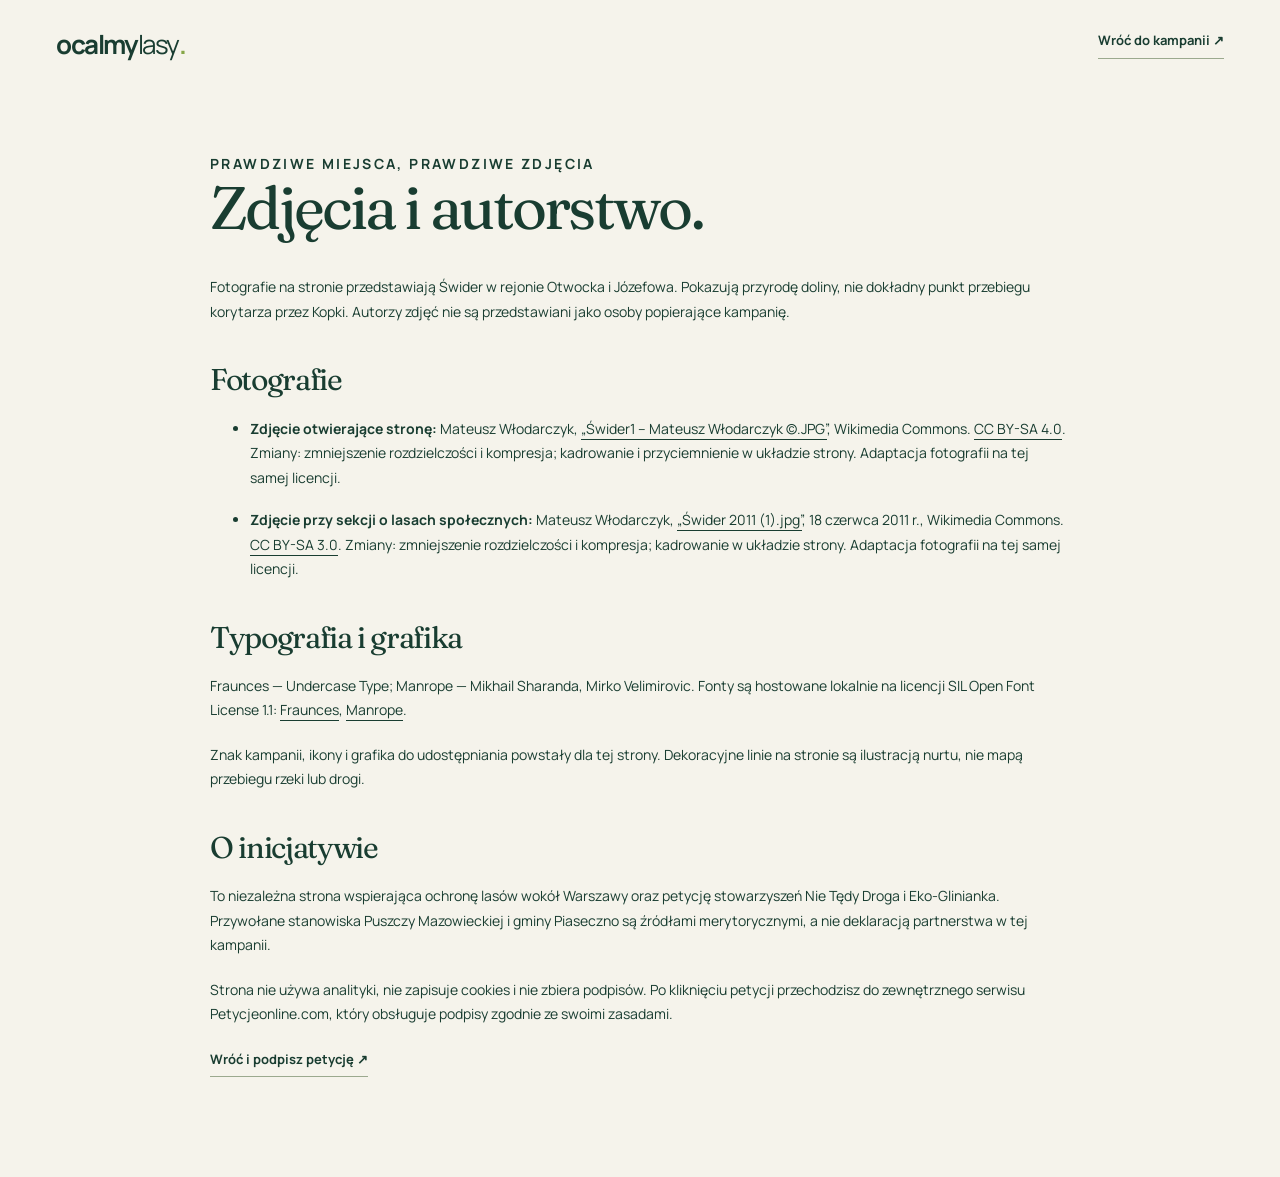
<file: docs/credits.html>
<!doctype html>
<html lang="pl">
  <head>
    <meta charset="utf-8" />
    <meta name="viewport" content="width=device-width, initial-scale=1" />
    <meta name="theme-color" content="#183e31" />
    <title>Zdjęcia i autorstwo — Ocalmy lasy</title>
    <meta
      name="description"
      content="Autorstwo i licencje zdjęć Świdra oraz fontów wykorzystanych na stronie kampanii."
    />
    <link rel="icon" href="assets/favicon.svg" type="image/svg+xml" />
    <link rel="stylesheet" href="styles.css" />
  </head>
  <body>
    <header class="site-header">
      <a class="brand" href="./"
        >ocalmy<span class="brand-light">lasy</span
        ><span class="brand-dot">.</span></a
      ><a class="text-link" href="./">Wróć do kampanii ↗</a>
    </header>
    <main class="wrap credits-main">
      <p class="eyebrow">Prawdziwe miejsca, prawdziwe zdjęcia</p>
      <h1>Zdjęcia i autorstwo.</h1>
      <p>
        Fotografie na stronie przedstawiają Świder w rejonie Otwocka i Józefowa.
        Pokazują przyrodę doliny, nie dokładny punkt przebiegu korytarza przez
        Kopki. Autorzy zdjęć nie są przedstawiani jako osoby popierające
        kampanię.
      </p>
      <h2>Fotografie</h2>
      <ul>
        <li>
          <strong>Zdjęcie otwierające stronę:</strong> Mateusz Włodarczyk,
          <a
            href="https://commons.wikimedia.org/wiki/File:%C5%9Awider1_-_Mateusz_W%C5%82odarczyk_%C2%A9.JPG"
            >„Świder1 – Mateusz Włodarczyk ©.JPG”</a
          >, Wikimedia Commons.
          <a href="https://creativecommons.org/licenses/by-sa/4.0/"
            >CC BY-SA 4.0</a
          >. Zmiany: zmniejszenie rozdzielczości i kompresja; kadrowanie i
          przyciemnienie w układzie strony. Adaptacja fotografii na tej samej
          licencji.
        </li>
        <li>
          <strong>Zdjęcie przy sekcji o lasach społecznych:</strong> Mateusz
          Włodarczyk,
          <a
            href="https://commons.wikimedia.org/wiki/File:%C5%9Awider_2011_(1).jpg"
            >„Świder 2011 (1).jpg”</a
          >, 18 czerwca 2011 r., Wikimedia Commons.
          <a href="https://creativecommons.org/licenses/by-sa/3.0/"
            >CC BY-SA 3.0</a
          >. Zmiany: zmniejszenie rozdzielczości i kompresja; kadrowanie w
          układzie strony. Adaptacja fotografii na tej samej licencji.
        </li>
      </ul>
      <h2>Typografia i grafika</h2>
      <p>
        Fraunces — Undercase Type; Manrope — Mikhail Sharanda, Mirko
        Velimirovic. Fonty są hostowane lokalnie na licencji SIL Open Font
        License 1.1: <a href="assets/fraunces-OFL.txt">Fraunces</a>,
        <a href="assets/manrope-OFL.txt">Manrope</a>.
      </p>
      <p>
        Znak kampanii, ikony i grafika do udostępniania powstały dla tej strony.
        Dekoracyjne linie na stronie są ilustracją nurtu, nie mapą przebiegu
        rzeki lub drogi.
      </p>
      <h2>O inicjatywie</h2>
      <p>
        To niezależna strona wspierająca ochronę lasów wokół Warszawy oraz
        petycję stowarzyszeń Nie Tędy Droga i Eko-Glinianka. Przywołane
        stanowiska Puszczy Mazowieckiej i gminy Piaseczno są źródłami
        merytorycznymi, a nie deklaracją partnerstwa w tej kampanii.
      </p>
      <p>
        Strona nie używa analityki, nie zapisuje cookies i nie zbiera podpisów.
        Po kliknięciu petycji przechodzisz do zewnętrznego serwisu
        Petycjeonline.com, który obsługuje podpisy zgodnie ze swoimi zasadami.
      </p>
      <p>
        <a class="text-link" href="./#dzialaj">Wróć i podpisz petycję ↗</a>
      </p>
    </main>
  </body>
</html>
</file>
<file: docs/styles.css>
@font-face {
  font-family: Fraunces;
  src: url("assets/fraunces.ttf") format("truetype");
  font-weight: 400;
  font-style: normal;
  font-display: swap;
}
@font-face {
  font-family: Manrope;
  src: url("assets/manrope.ttf") format("truetype");
  font-weight: 400;
  font-style: normal;
  font-display: swap;
}
@font-face {
  font-family: Manrope;
  src: url("assets/manrope-bold.ttf") format("truetype");
  font-weight: 700 800;
  font-style: normal;
  font-display: swap;
}
:root {
  --forest: #183e31;
  --deep: #102d23;
  --paper: #f5f3eb;
  --lime: #d5ed91;
  --ink: #193d31;
  --muted: #58685d;
  --line: #d4dacb;
  --serif: Fraunces, Georgia, serif;
  --sans: Manrope, Arial, sans-serif;
}
* {
  box-sizing: border-box;
}
html {
  scroll-behavior: smooth;
  scroll-padding-top: 100px;
}
body {
  margin: 0;
  background: var(--paper);
  color: var(--ink);
  font-family: var(--sans);
  font-size: 16px;
  line-height: 1.75;
  -webkit-font-smoothing: antialiased;
}
a {
  color: inherit;
  text-underline-offset: 5px;
}
button,
input {
  font: inherit;
}
button,
a {
  -webkit-tap-highlight-color: transparent;
}
button {
  cursor: pointer;
}
img {
  display: block;
  max-width: 100%;
  height: auto;
}
svg {
  display: block;
}
h1,
h2,
h3,
h4,
p {
  margin: 0;
}
h1,
h2,
h3 {
  font-family: var(--serif);
  font-weight: 400;
  line-height: 1.08;
  letter-spacing: -0.045em;
}
h2 {
  font-size: clamp(42px, 4.6vw, 68px);
}
h2 em,
h1 em {
  font-style: normal;
}
h2 em {
  color: #6c8250;
}
p + p {
  margin-top: 20px;
}
::selection {
  background: var(--lime);
  color: var(--deep);
}
:focus-visible {
  outline: 3px solid #9bb65f;
  outline-offset: 6px;
}
a:focus-visible,
button:focus-visible {
  border-radius: 3px;
}
[hidden] {
  display: none !important;
}
.wrap {
  width: min(1280px, calc(100% - 112px));
  margin-inline: auto;
}
.section {
  padding-block: 116px;
}
.eyebrow {
  text-transform: uppercase;
  font-size: 11px;
  font-weight: 700;
  letter-spacing: 0.17em;
  line-height: 1.6;
  display: flex;
  align-items: center;
  gap: 11px;
}
.lead {
  font-size: 23px;
  line-height: 1.6;
  letter-spacing: -0.035em;
}
.button {
  display: inline-flex;
  align-items: center;
  justify-content: space-between;
  gap: 35px;
  min-height: 60px;
  padding: 17px 26px;
  background: var(--lime);
  color: var(--deep);
  font-size: 14px;
  font-weight: 700;
  text-decoration: none;
  border: 1px solid transparent;
  border-radius: 3px;
  transition:
    background 0.2s,
    transform 0.2s,
    box-shadow 0.2s;
}
.button:hover {
  background: #e4f7b8;
  transform: translateY(-2px);
  box-shadow: 0 7px 18px #00000015;
}
.button span {
  font-size: 23px;
  line-height: 1;
}
.button-small {
  min-height: 43px;
  padding: 10px 20px;
  gap: 25px;
  font-size: 12px;
}
.text-link {
  display: inline-block;
  text-decoration: none;
  border-bottom: 1px solid #9ba98e;
  padding-bottom: 5px;
  font-size: 13px;
  font-weight: 700;
  line-height: 1.8;
}
.text-link span {
  display: inline-block;
  margin-left: 18px;
  transition: transform 0.2s;
}
.text-link:hover span {
  transform: translate(3px, -3px);
}
.text-link small {
  display: block;
  font-weight: 400;
  font-size: 11px;
  color: var(--muted);
  margin-top: 4px;
}
.skip-link {
  position: fixed;
  left: 20px;
  top: -100px;
  z-index: 20;
  background: var(--lime);
  padding: 12px 20px;
}
.skip-link:focus {
  top: 15px;
}
.site-header {
  height: 88px;
  position: relative;
  z-index: 5;
  padding-inline: 56px;
  display: flex;
  align-items: center;
  justify-content: space-between;
  gap: 30px;
  background: var(--paper);
}
.brand {
  display: inline-flex;
  align-items: center;
  font-weight: 700;
  font-size: 26px;
  letter-spacing: -1.4px;
  text-decoration: none;
  line-height: 1;
}
.brand-icon {
  width: 40px;
  height: 40px;
  margin-right: 12px;
}
.brand-light {
  font-weight: 400;
}
.brand-dot {
  color: #86a647;
}
.site-header nav {
  display: flex;
  align-items: center;
  gap: 35px;
}
.nav-link {
  text-decoration: none;
  font-size: 12px;
  font-weight: 700;
}
.nav-link:hover {
  text-decoration: underline;
}
.hero {
  position: relative;
  min-height: 740px;
  height: calc(100svh - 88px);
  max-height: 1020px;
  color: var(--paper);
  display: flex;
  flex-direction: column;
  justify-content: center;
  isolation: isolate;
  overflow: hidden;
  background: var(--deep);
}
.hero-image,
.hero-shade {
  position: absolute;
  inset: 0;
  width: 100%;
  height: 100%;
  z-index: -2;
}
.hero-image {
  object-fit: cover;
  object-position: 65% center;
  animation: hero-settle 1.8s ease-out both;
}
.hero-shade {
  z-index: -1;
  background:
    linear-gradient(
      90deg,
      rgba(10, 30, 20, 0.8) 0%,
      rgba(10, 30, 20, 0.46) 43%,
      rgba(10, 30, 20, 0.05) 100%
    ),
    linear-gradient(0deg, rgba(10, 30, 20, 0.45), transparent 40%);
}
.hero-content {
  padding-top: 26px;
  padding-bottom: 100px;
}
.hero-eyebrow {
  color: var(--lime);
  margin-bottom: 28px;
}
.status-dot {
  height: 7px;
  width: 7px;
  flex: 0 0 7px;
  border-radius: 50%;
  background: currentColor;
  box-shadow: 0 0 0 5px #d5ed911a;
}
.hero h1 {
  font-size: clamp(68px, 7.2vw, 104px);
  line-height: 0.99;
  letter-spacing: -0.055em;
  margin-left: -5px;
  max-width: 1080px;
}
.hero h1 em {
  color: var(--lime);
}
.hero-subtitle {
  font-size: 23px;
  letter-spacing: -0.025em;
  margin-top: 28px;
  line-height: 1.5;
}
.hero-description {
  font-size: 14px;
  color: #e4e9dc;
  margin-top: 12px;
  line-height: 1.9;
  max-width: 490px;
}
.hero-button {
  margin-top: 32px;
}
.hero-bottom {
  position: absolute;
  bottom: 30px;
  left: 0;
  right: 0;
  display: flex;
  align-items: center;
  justify-content: space-between;
  font-size: 11px;
}
.explore {
  display: flex;
  gap: 14px;
  align-items: center;
  text-decoration: none;
}
.circle-arrow {
  display: grid;
  place-items: center;
  width: 37px;
  height: 37px;
  border: 1px solid #ffffff50;
  border-radius: 50%;
  font-size: 18px;
  transition: transform 0.2s;
}
.explore:hover .circle-arrow {
  transform: translateY(4px);
}
.photo-location {
  display: flex;
  align-items: center;
  gap: 10px;
  opacity: 0.85;
}
.photo-location svg {
  width: 13px;
  height: 17px;
}
.campaign-strip {
  min-height: 78px;
  padding: 20px 40px;
  display: flex;
  gap: 48px;
  align-items: center;
  justify-content: center;
  background: var(--lime);
  font-weight: 700;
  font-size: 14px;
  letter-spacing: -0.02em;
}
.strip-flower {
  font-size: 25px;
  font-weight: 400;
  line-height: 1;
}
.intro {
  display: grid;
  grid-template-columns: 1fr 2fr;
  gap: 70px;
}
.margin-note {
  margin-top: 25px;
  font-size: 12px;
  color: var(--muted);
  line-height: 1.9;
}
.intro-body h2 {
  margin-bottom: 32px;
}
.intro-body .lead {
  max-width: 650px;
}
.intro-body > p:not(.lead) {
  font-size: 16px;
  max-width: 680px;
}
.strong-line {
  font-weight: 700;
}
.intro-body .text-link {
  margin-top: 28px;
}
.nature-section {
  background: #e8ecdf;
  padding-top: 95px;
  padding-bottom: 95px;
}
.section-heading {
  display: grid;
  grid-template-columns: 1fr 1fr;
  align-items: end;
  gap: 20px;
  margin-bottom: 52px;
}
.section-heading .eyebrow {
  grid-column: 1/-1;
  margin-bottom: 8px;
}
.section-heading > p:last-child {
  justify-self: end;
  font-size: 14px;
  color: var(--muted);
  padding-bottom: 5px;
}
.nature-grid {
  display: grid;
  grid-template-columns: repeat(3, 1fr);
  gap: 42px;
}
.nature-card {
  border-top: 1px solid #aab89e;
  padding-top: 24px;
}
.card-top {
  display: flex;
  align-items: center;
  justify-content: space-between;
  margin-bottom: 40px;
  color: #56724b;
}
.card-top > span {
  font-size: 12px;
}
.card-top svg {
  width: 68px;
  height: 68px;
}
.card-tag {
  font-size: 10px;
  text-transform: uppercase;
  letter-spacing: 0.12em;
  font-weight: 700;
  margin-bottom: 13px;
}
.nature-card h3 {
  font-size: 36px;
  margin-bottom: 22px;
  letter-spacing: -0.045em;
}
.nature-card > p:not(.card-tag) {
  font-size: 13px;
  color: #465e4c;
  line-height: 1.95;
}
.forest-story {
  display: grid;
  grid-template-columns: 1.05fr 1fr;
  gap: 100px;
  align-items: center;
  padding-block: 130px;
}
.forest-photo {
  position: relative;
  margin: 0;
}
.forest-photo img {
  height: 610px;
  width: 100%;
  object-fit: cover;
  object-position: 55% center;
  border-radius: 200px 200px 3px 3px;
}
.forest-photo figcaption {
  font-size: 10px;
  line-height: 1.6;
  color: var(--muted);
  margin-top: 16px;
}
.photo-stamp {
  position: absolute;
  right: -32px;
  bottom: 76px;
  border-radius: 50%;
  height: 145px;
  width: 145px;
  display: flex;
  flex-direction: column;
  align-items: center;
  justify-content: center;
  background: var(--lime);
  font-size: 14px;
  font-weight: 700;
  line-height: 1.45;
  text-align: center;
  transform: rotate(9deg);
  box-shadow: 0 0 0 8px var(--paper);
}
.photo-stamp svg {
  width: 40px;
  margin-top: 9px;
}
.forest-copy .eyebrow {
  margin-bottom: 25px;
}
.forest-copy h2 {
  margin-bottom: 28px;
}
.forest-copy .lead {
  font-size: 21px;
}
.forest-copy > p:not(.eyebrow):not(.lead) {
  font-size: 14px;
  color: var(--muted);
}
.forest-copy .text-link {
  margin-top: 27px;
}
.solution-section {
  background: var(--forest);
  color: var(--paper);
  position: relative;
  overflow: hidden;
}
.solution-grid {
  display: grid;
  grid-template-columns: 1.15fr 1fr;
  gap: 100px;
  align-items: center;
}
.solution-section .eyebrow {
  color: #bbd396;
}
.solution-heading .eyebrow {
  margin-bottom: 28px;
}
.solution-heading h2 {
  font-size: clamp(42px, 4.6vw, 66px);
}
.solution-heading h2 em {
  color: var(--lime);
}
.route-mark {
  display: flex;
  align-items: center;
  gap: 18px;
  margin-top: 35px;
  color: var(--lime);
}
.route-mark > span {
  border: 1px solid #b3c99e;
  border-radius: 4px;
  padding: 0 13px;
  font-size: 19px;
  letter-spacing: 0.07em;
  font-weight: 700;
}
.solution-copy .lead {
  font-size: 25px;
  margin-bottom: 25px;
}
.solution-copy > p:not(.lead) {
  font-size: 15px;
  color: #d0dbce;
}
.solution-copy .text-link {
  margin-top: 30px;
}
.light-link {
  color: var(--lime);
  border-color: #708c65;
}
.wider-cause {
  border-top: 1px solid #52705b;
  margin-top: 90px;
  padding-top: 50px;
  display: grid;
  grid-template-columns: 1.1fr 1fr 1fr;
  gap: 54px;
}
.wider-intro h3 {
  font-size: 31px;
  margin-top: 15px;
}
.wider-cause p:not(.eyebrow) {
  font-size: 12px;
  line-height: 1.9;
  color: #c4d2c1;
  margin-top: 18px;
}
.wider-cause h4 {
  font-size: 18px;
  font-weight: 700;
  letter-spacing: -0.03em;
  margin-top: 13px;
}
.small-marker {
  color: var(--lime);
  font-size: 24px;
  line-height: 1;
}
.wider-cause .text-link {
  font-size: 11px;
  margin-top: 20px;
}
.action-section {
  background: var(--lime);
  padding-block: 108px 70px;
  position: relative;
  overflow: hidden;
  text-align: center;
}
.action-river {
  position: absolute;
  right: -260px;
  top: -60px;
  width: 720px;
  height: 840px;
  color: #668445;
  opacity: 0.26;
  pointer-events: none;
}
.action-content {
  position: relative;
}
.action-content > .eyebrow {
  justify-content: center;
  margin-bottom: 25px;
}
.action-section h2 {
  font-size: clamp(64px, 7vw, 100px);
  letter-spacing: -0.06em;
}
.action-section h2 em {
  color: var(--forest);
}
.action-lead {
  font-size: 17px;
  margin-top: 28px;
}
.button-dark {
  background: var(--forest);
  color: var(--paper);
  margin-top: 30px;
  min-width: 265px;
}
.button-dark:hover {
  background: var(--deep);
}
.action-note {
  font-size: 10px;
  margin-top: 15px;
  line-height: 1.8;
  color: #415639;
}
.action-steps {
  display: grid;
  grid-template-columns: repeat(3, 1fr);
  gap: 45px;
  max-width: 960px;
  margin: 65px auto 0;
  padding: 32px 0 0;
  border-top: 1px solid #a9c273;
  list-style: none;
  text-align: left;
}
.action-steps li {
  display: flex;
  align-items: baseline;
  gap: 15px;
}
.action-steps li > span {
  font-size: 11px;
  color: #526d3c;
}
.action-steps strong {
  font-size: 17px;
}
.action-steps p {
  font-size: 12px;
  line-height: 1.8;
  margin-top: 6px;
  max-width: 230px;
}
.share-button {
  margin-top: 38px;
  border: 0;
  border-bottom: 1px solid #718d4b;
  background: transparent;
  padding: 9px 2px;
  font-weight: 700;
  font-size: 12px;
  color: var(--forest);
}
.share-button span {
  margin-left: 15px;
}
.share-status {
  font-size: 12px;
  min-height: 22px;
  margin-top: 8px;
}
.share-fallback {
  width: min(100%, 500px);
  padding: 10px;
  border: 1px solid var(--forest);
  background: var(--paper);
  border-radius: 3px;
}
.sources-section {
  padding-block: 20px;
}
.sources-section details {
  border-bottom: 1px solid var(--line);
}
.sources-section summary {
  display: flex;
  align-items: center;
  justify-content: space-between;
  cursor: pointer;
  font-size: 14px;
  font-weight: 700;
  padding-block: 28px;
  list-style: none;
}
.sources-section summary::-webkit-details-marker {
  display: none;
}
.details-plus {
  font-size: 24px;
  font-weight: 400;
  transition: transform 0.2s;
}
.sources-section details[open] .details-plus {
  transform: rotate(45deg);
}
.sources-body {
  max-width: 820px;
  font-size: 13px;
  padding: 0 0 30px;
}
.sources-body ul {
  padding-left: 18px;
  line-height: 2.3;
}
.sources-body a:hover {
  color: #688346;
}
.source-date {
  color: var(--muted);
  font-size: 11px;
}
.site-footer {
  display: grid;
  grid-template-columns: 1fr 1fr;
  gap: 60px;
  padding-block: 45px 65px;
}
.footer-brand {
  font-size: 30px;
}
.site-footer > div:first-child p {
  font-size: 11px;
  color: var(--muted);
  margin-top: 16px;
}
.footer-about {
  font-size: 10px;
  color: var(--muted);
  line-height: 1.9;
}
.footer-about p + p {
  margin-top: 8px;
}
.footer-about a {
  display: inline-block;
  margin-top: 14px;
}
.reveal {
  opacity: 1;
  transform: none;
}
.reveal.will-reveal {
  opacity: 0;
  transform: translateY(22px);
  transition:
    opacity 0.75s ease,
    transform 0.75s ease;
}
.reveal.will-reveal.is-visible {
  opacity: 1;
  transform: none;
}
.credits-main {
  max-width: 860px;
  padding-block: 65px 100px;
}
.credits-main h1 {
  font-size: 60px;
  margin-bottom: 35px;
}
.credits-main h2 {
  font-size: 30px;
  margin: 40px 0 20px;
}
.credits-main p,
.credits-main li {
  font-size: 14px;
}
.credits-main li + li {
  margin-top: 18px;
}
.credits-main a {
  overflow-wrap: anywhere;
}
/* The campaign leads with a measurable environmental comparison. */
.comparison-section {
  display: grid;
  grid-template-columns: 1fr 1fr;
  gap: 90px;
  align-items: center;
}
.comparison-copy .eyebrow {
  margin-bottom: 25px;
}
.comparison-copy h2 {
  margin-bottom: 30px;
}
.comparison-copy .lead {
  font-size: 22px;
}
.comparison-copy p:not(.eyebrow):not(.lead) {
  font-size: 14px;
}
.forest-comparison {
  margin: 0;
  padding: 34px;
  background: #e8ecdf;
  border-radius: 4px;
}
.forest-comparison figcaption {
  font-size: 15px;
  font-weight: 700;
  margin-bottom: 32px;
}
.forest-comparison figcaption span {
  display: block;
  margin-top: 8px;
  font-size: 11px;
  line-height: 1.8;
  font-weight: 400;
  color: var(--muted);
}
.comparison-row + .comparison-row {
  margin-top: 26px;
}
.comparison-label {
  display: flex;
  align-items: baseline;
  justify-content: space-between;
  gap: 14px;
  margin-bottom: 9px;
  font-size: 12px;
}
.comparison-label strong {
  font-family: var(--serif);
  font-size: 37px;
  font-weight: 400;
  line-height: 1.1;
  white-space: nowrap;
}
.comparison-label small {
  font-family: var(--sans);
  font-size: 14px;
}
.comparison-track {
  height: 23px;
  background: #d9e0cf;
  border-radius: 2px;
  overflow: hidden;
}
.comparison-bar {
  height: 100%;
  display: block;
}
.comparison-bar-high {
  width: 100%;
  background: #9c5b43;
}
.comparison-bar-low {
  width: 36.842105%;
  background: var(--forest);
}
.comparison-difference {
  display: flex;
  align-items: center;
  gap: 20px;
  margin-top: 32px;
  padding-top: 25px;
  border-top: 1px solid #bac6ad;
}
.comparison-difference strong {
  font-family: var(--serif);
  font-size: 51px;
  font-weight: 400;
  letter-spacing: -0.04em;
  white-space: nowrap;
}
.comparison-difference span {
  font-size: 12px;
  line-height: 1.6;
}
.forest-comparison .text-link {
  margin-top: 24px;
  font-size: 10px;
}
.forest-comparison .text-link span {
  margin-left: 8px;
}
.nature-card .text-link {
  margin-top: 22px;
  font-size: 11px;
}
.corridor-demand {
  display: grid;
  grid-template-columns: 1fr 1fr;
  gap: 80px;
  margin-top: 70px;
  padding-top: 42px;
  border-top: 1px solid #52705b;
}
.corridor-demand h3 {
  font-size: 35px;
  line-height: 1.2;
  margin-top: 20px;
}
.corridor-demand > div > p:not(.eyebrow) {
  font-size: 14px;
  color: #d0dbce;
}
.corridor-demand .text-link {
  font-size: 11px;
  margin-top: 22px;
}
.corridor-demand > div > .map-date {
  font-size: 10px;
  margin-top: 8px;
}
@media (max-width: 1100px) {
  .comparison-section {
    gap: 40px;
  }
  .forest-comparison {
    padding: 25px;
  }
  .corridor-demand {
    gap: 45px;
  }
}
@media (max-width: 760px) {
  .comparison-section {
    grid-template-columns: 1fr;
    gap: 32px;
  }
  .comparison-copy h2 {
    font-size: 45px;
  }
  .comparison-copy .lead {
    font-size: 20px;
  }
  .forest-comparison {
    padding: 24px 20px;
  }
  .comparison-label {
    font-size: 11px;
  }
  .comparison-label strong {
    font-size: 34px;
  }
  .comparison-difference strong {
    font-size: 46px;
  }
  .nature-card .text-link {
    grid-column: 1/-1;
    justify-self: start;
    font-size: 11px;
    margin-top: 18px;
  }
  .corridor-demand {
    grid-template-columns: 1fr;
    gap: 25px;
    margin-top: 45px;
    padding-top: 32px;
  }
  .corridor-demand h3 {
    font-size: 31px;
  }
  .action-section .button-dark {
    min-width: 0;
    max-width: 100%;
    gap: 20px;
    font-size: 12px;
  }
}

@keyframes hero-settle {
  from {
    transform: scale(1.04);
  }
  to {
    transform: scale(1);
  }
}
@media (min-width: 1600px) {
  .hero-content,
  .hero-bottom {
    width: min(1440px, calc(100% - 140px));
  }
  .hero h1 {
    font-size: 110px;
  }
}
@media (max-width: 1100px) {
  .wrap {
    width: calc(100% - 72px);
  }
  .site-header {
    padding-inline: 36px;
  }
  .site-header nav {
    gap: 22px;
  }
  .hero {
    min-height: 700px;
  }
  .intro {
    gap: 35px;
    grid-template-columns: 0.8fr 2fr;
  }
  .forest-story {
    gap: 65px;
  }
  .forest-photo img {
    height: 550px;
  }
  .solution-grid {
    gap: 55px;
  }
  .wider-cause {
    gap: 30px;
  }
  .nature-grid {
    gap: 27px;
  }
  .nature-card h3 {
    font-size: 32px;
  }
  .campaign-strip {
    gap: 27px;
    font-size: 12px;
  }
}
@media (max-width: 760px) {
  html {
    scroll-padding-top: 24px;
  }
  .wrap {
    width: calc(100% - 40px);
  }
  .section {
    padding-block: 72px;
  }
  .site-header {
    height: 74px;
    padding-inline: 20px;
    gap: 10px;
  }
  .brand {
    font-size: 21px;
    letter-spacing: -1px;
  }
  .brand-icon {
    width: 31px;
    height: 31px;
    margin-right: 7px;
  }
  .site-header .nav-link {
    display: none;
  }
  .button-small {
    font-size: 10px;
    padding: 9px 12px;
    gap: 15px;
    min-height: 40px;
  }
  .button-small span {
    font-size: 18px;
  }
  .hero {
    height: calc(100svh - 74px);
    min-height: 690px;
    max-height: 920px;
  }
  .hero-content {
    padding-top: 15px;
    padding-bottom: 90px;
  }
  .hero-image {
    object-position: 53% center;
  }
  .hero-shade {
    background:
      linear-gradient(90deg, #0a1e14bd, #0a1e1426),
      linear-gradient(0deg, #0a1e1499, transparent 60%);
  }
  .hero h1 {
    font-size: clamp(48px, 12vw, 68px);
    margin-left: -3px;
  }
  .hero-eyebrow {
    font-size: 9px;
    margin-bottom: 24px;
    letter-spacing: 0.15em;
  }
  .hero-subtitle {
    font-size: 20px;
    max-width: 330px;
    line-height: 1.5;
    margin-top: 24px;
  }
  .hero-description {
    font-size: 12px;
    max-width: 340px;
    margin-top: 14px;
  }
  .hero-button {
    font-size: 12px;
    gap: 18px;
    padding: 17px 20px;
    min-height: 57px;
    margin-top: 27px;
  }
  .hero-bottom {
    bottom: 22px;
    font-size: 9px;
  }
  .photo-location {
    gap: 5px;
  }
  .circle-arrow {
    height: 30px;
    width: 30px;
  }
  .explore {
    gap: 8px;
  }
  .campaign-strip {
    min-height: 66px;
    padding: 17px 20px;
    gap: 15px;
    font-size: 11px;
    flex-wrap: wrap;
    line-height: 1.4;
  }
  .strip-flower {
    font-size: 20px;
  }
  .campaign-strip > span:last-child {
    flex-basis: 100%;
    text-align: center;
  }
  .campaign-strip > .strip-flower:nth-of-type(4) {
    display: none;
  }
  .intro {
    grid-template-columns: 1fr;
    gap: 28px;
  }
  .margin-note {
    display: none;
  }
  .eyebrow {
    font-size: 9px;
  }
  .intro-body h2 {
    font-size: 43px;
    margin-bottom: 24px;
  }
  .lead {
    font-size: 20px;
  }
  .intro-body > p:not(.lead) {
    font-size: 14px;
  }
  .text-link {
    font-size: 12px;
  }
  .section-heading {
    grid-template-columns: 1fr;
    gap: 15px;
    margin-bottom: 36px;
  }
  .section-heading .eyebrow {
    margin-bottom: 5px;
  }
  .section-heading > p:last-child {
    justify-self: start;
    margin-top: 3px;
    font-size: 13px;
  }
  .section-heading h2 {
    font-size: 46px;
  }
  .nature-grid {
    grid-template-columns: 1fr;
    gap: 34px;
  }
  .nature-card {
    padding-top: 15px;
    display: grid;
    grid-template-columns: 1fr 75px;
    column-gap: 10px;
  }
  .card-top {
    grid-column: 2;
    grid-row: 1/3;
    flex-direction: column-reverse;
    margin: 0;
    justify-content: start;
    gap: 15px;
    align-items: end;
  }
  .card-top svg {
    width: 60px;
    height: 60px;
  }
  .card-top > span {
    margin-right: 5px;
  }
  .card-tag {
    grid-column: 1;
    font-size: 9px;
    margin: 6px 0 13px;
  }
  .nature-card h3 {
    grid-column: 1;
    font-size: 35px;
    margin-bottom: 18px;
  }
  .nature-card > p:not(.card-tag) {
    grid-column: 1/-1;
    max-width: 560px;
    font-size: 13px;
  }
  .forest-story {
    grid-template-columns: 1fr;
    gap: 48px;
  }
  .forest-photo {
    max-width: 520px;
    width: calc(100% - 16px);
  }
  .forest-photo img {
    height: 480px;
    border-radius: 190px 190px 3px 3px;
  }
  .photo-stamp {
    right: -14px;
    bottom: 58px;
    width: 120px;
    height: 120px;
    font-size: 12px;
    box-shadow: 0 0 0 6px var(--paper);
  }
  .photo-stamp svg {
    width: 30px;
  }
  .forest-copy h2 {
    font-size: 48px;
  }
  .forest-copy .eyebrow {
    margin-bottom: 18px;
  }
  .forest-copy .lead {
    font-size: 20px;
  }
  .solution-grid {
    grid-template-columns: 1fr;
    gap: 38px;
  }
  .solution-heading h2 {
    font-size: 46px;
  }
  .solution-heading .eyebrow {
    margin-bottom: 24px;
  }
  .solution-copy .lead {
    font-size: 22px;
  }
  .solution-copy > p:not(.lead) {
    font-size: 14px;
  }
  .route-mark {
    margin-top: 26px;
  }
  .wider-cause {
    grid-template-columns: 1fr;
    gap: 30px;
    margin-top: 52px;
    padding-top: 35px;
  }
  .wider-intro h3 {
    font-size: 34px;
  }
  .wider-cause article {
    border-top: 1px solid #52705b;
    padding-top: 25px;
  }
  .wider-cause p:not(.eyebrow) {
    font-size: 13px;
    max-width: 560px;
    margin-top: 13px;
  }
  .wider-cause h4 {
    margin-top: 5px;
    font-size: 20px;
  }
  .wider-cause .text-link {
    font-size: 12px;
    margin-top: 14px;
  }
  .action-section {
    padding-bottom: 40px;
  }
  .action-section h2 {
    font-size: 65px;
  }
  .action-content > .eyebrow {
    font-size: 9px;
  }
  .action-lead {
    font-size: 14px;
    max-width: 420px;
    margin: 23px auto 0;
  }
  .action-lead br {
    display: none;
  }
  .button-dark {
    font-size: 14px;
    min-width: 265px;
  }
  .action-steps {
    grid-template-columns: 1fr;
    gap: 23px;
    margin: 40px auto 0;
    padding-top: 27px;
    max-width: 340px;
  }
  .action-steps li {
    gap: 19px;
  }
  .action-steps p {
    max-width: 280px;
    margin-top: 3px;
    font-size: 12px;
  }
  .action-river {
    right: -420px;
    opacity: 0.18;
  }
  .sources-section summary {
    font-size: 13px;
    padding-block: 23px;
  }
  .sources-body {
    font-size: 12px;
  }
  .sources-body ul {
    line-height: 1.9;
  }
  .sources-body li + li {
    margin-top: 9px;
  }
  .site-footer {
    grid-template-columns: 1fr;
    gap: 28px;
    padding-block: 32px 45px;
  }
  .footer-about {
    font-size: 11px;
  }
  .footer-brand {
    font-size: 27px;
  }
  .credits-main h1 {
    font-size: 43px;
  }
  .credits-main {
    padding-top: 40px;
  }
}
@media (max-width: 370px) {
  .site-header {
    padding-inline: 14px;
  }
  .brand-icon {
    display: none;
  }
  .hero h1 {
    font-size: 48px;
  }
  .hero-button {
    font-size: 11px;
    gap: 12px;
    padding-inline: 16px;
  }
  .hero-description {
    font-size: 11px;
  }
  .photo-location {
    font-size: 8px;
  }
  .action-section h2 {
    font-size: 58px;
  }
  .campaign-strip {
    gap: 12px;
  }
  .intro-body h2 {
    font-size: 39px;
  }
}
@media (prefers-reduced-motion: reduce) {
  html {
    scroll-behavior: auto;
  }
  *,
  *::before,
  *::after {
    animation: none !important;
    transition: none !important;
  }
  .reveal.will-reveal {
    opacity: 1;
    transform: none;
  }
}
</file>
<file: public/styles.css>
@font-face {
  font-family: Fraunces;
  src: url("assets/fraunces.ttf") format("truetype");
  font-weight: 400;
  font-style: normal;
  font-display: swap;
}
@font-face {
  font-family: Manrope;
  src: url("assets/manrope.ttf") format("truetype");
  font-weight: 400;
  font-style: normal;
  font-display: swap;
}
@font-face {
  font-family: Manrope;
  src: url("assets/manrope-bold.ttf") format("truetype");
  font-weight: 700 800;
  font-style: normal;
  font-display: swap;
}
:root {
  --forest: #183e31;
  --deep: #102d23;
  --paper: #f5f3eb;
  --lime: #d5ed91;
  --ink: #193d31;
  --muted: #58685d;
  --line: #d4dacb;
  --serif: Fraunces, Georgia, serif;
  --sans: Manrope, Arial, sans-serif;
}
* {
  box-sizing: border-box;
}
html {
  scroll-behavior: smooth;
  scroll-padding-top: 100px;
}
body {
  margin: 0;
  background: var(--paper);
  color: var(--ink);
  font-family: var(--sans);
  font-size: 16px;
  line-height: 1.75;
  -webkit-font-smoothing: antialiased;
}
a {
  color: inherit;
  text-underline-offset: 5px;
}
button,
input {
  font: inherit;
}
button,
a {
  -webkit-tap-highlight-color: transparent;
}
button {
  cursor: pointer;
}
img {
  display: block;
  max-width: 100%;
  height: auto;
}
svg {
  display: block;
}
h1,
h2,
h3,
h4,
p {
  margin: 0;
}
h1,
h2,
h3 {
  font-family: var(--serif);
  font-weight: 400;
  line-height: 1.08;
  letter-spacing: -0.045em;
}
h2 {
  font-size: clamp(42px, 4.6vw, 68px);
}
h2 em,
h1 em {
  font-style: normal;
}
h2 em {
  color: #6c8250;
}
p + p {
  margin-top: 20px;
}
::selection {
  background: var(--lime);
  color: var(--deep);
}
:focus-visible {
  outline: 3px solid #9bb65f;
  outline-offset: 6px;
}
a:focus-visible,
button:focus-visible {
  border-radius: 3px;
}
[hidden] {
  display: none !important;
}
.wrap {
  width: min(1280px, calc(100% - 112px));
  margin-inline: auto;
}
.section {
  padding-block: 116px;
}
.eyebrow {
  text-transform: uppercase;
  font-size: 11px;
  font-weight: 700;
  letter-spacing: 0.17em;
  line-height: 1.6;
  display: flex;
  align-items: center;
  gap: 11px;
}
.lead {
  font-size: 23px;
  line-height: 1.6;
  letter-spacing: -0.035em;
}
.button {
  display: inline-flex;
  align-items: center;
  justify-content: space-between;
  gap: 35px;
  min-height: 60px;
  padding: 17px 26px;
  background: var(--lime);
  color: var(--deep);
  font-size: 14px;
  font-weight: 700;
  text-decoration: none;
  border: 1px solid transparent;
  border-radius: 3px;
  transition:
    background 0.2s,
    transform 0.2s,
    box-shadow 0.2s;
}
.button:hover {
  background: #e4f7b8;
  transform: translateY(-2px);
  box-shadow: 0 7px 18px #00000015;
}
.button span {
  font-size: 23px;
  line-height: 1;
}
.button-small {
  min-height: 43px;
  padding: 10px 20px;
  gap: 25px;
  font-size: 12px;
}
.text-link {
  display: inline-block;
  text-decoration: none;
  border-bottom: 1px solid #9ba98e;
  padding-bottom: 5px;
  font-size: 13px;
  font-weight: 700;
  line-height: 1.8;
}
.text-link span {
  display: inline-block;
  margin-left: 18px;
  transition: transform 0.2s;
}
.text-link:hover span {
  transform: translate(3px, -3px);
}
.text-link small {
  display: block;
  font-weight: 400;
  font-size: 11px;
  color: var(--muted);
  margin-top: 4px;
}
.skip-link {
  position: fixed;
  left: 20px;
  top: -100px;
  z-index: 20;
  background: var(--lime);
  padding: 12px 20px;
}
.skip-link:focus {
  top: 15px;
}
.site-header {
  height: 88px;
  position: relative;
  z-index: 5;
  padding-inline: 56px;
  display: flex;
  align-items: center;
  justify-content: space-between;
  gap: 30px;
  background: var(--paper);
}
.brand {
  display: inline-flex;
  align-items: center;
  font-weight: 700;
  font-size: 26px;
  letter-spacing: -1.4px;
  text-decoration: none;
  line-height: 1;
}
.brand-icon {
  width: 40px;
  height: 40px;
  margin-right: 12px;
}
.brand-light {
  font-weight: 400;
}
.brand-dot {
  color: #86a647;
}
.site-header nav {
  display: flex;
  align-items: center;
  gap: 35px;
}
.nav-link {
  text-decoration: none;
  font-size: 12px;
  font-weight: 700;
}
.nav-link:hover {
  text-decoration: underline;
}
.hero {
  position: relative;
  min-height: 740px;
  height: calc(100svh - 88px);
  max-height: 1020px;
  color: var(--paper);
  display: flex;
  flex-direction: column;
  justify-content: center;
  isolation: isolate;
  overflow: hidden;
  background: var(--deep);
}
.hero-image,
.hero-shade {
  position: absolute;
  inset: 0;
  width: 100%;
  height: 100%;
  z-index: -2;
}
.hero-image {
  object-fit: cover;
  object-position: 65% center;
  animation: hero-settle 1.8s ease-out both;
}
.hero-shade {
  z-index: -1;
  background:
    linear-gradient(
      90deg,
      rgba(10, 30, 20, 0.8) 0%,
      rgba(10, 30, 20, 0.46) 43%,
      rgba(10, 30, 20, 0.05) 100%
    ),
    linear-gradient(0deg, rgba(10, 30, 20, 0.45), transparent 40%);
}
.hero-content {
  padding-top: 26px;
  padding-bottom: 100px;
}
.hero-eyebrow {
  color: var(--lime);
  margin-bottom: 28px;
}
.status-dot {
  height: 7px;
  width: 7px;
  flex: 0 0 7px;
  border-radius: 50%;
  background: currentColor;
  box-shadow: 0 0 0 5px #d5ed911a;
}
.hero h1 {
  font-size: clamp(68px, 7.2vw, 104px);
  line-height: 0.99;
  letter-spacing: -0.055em;
  margin-left: -5px;
  max-width: 1080px;
}
.hero h1 em {
  color: var(--lime);
}
.hero-subtitle {
  font-size: 23px;
  letter-spacing: -0.025em;
  margin-top: 28px;
  line-height: 1.5;
}
.hero-description {
  font-size: 14px;
  color: #e4e9dc;
  margin-top: 12px;
  line-height: 1.9;
  max-width: 490px;
}
.hero-button {
  margin-top: 32px;
}
.hero-bottom {
  position: absolute;
  bottom: 30px;
  left: 0;
  right: 0;
  display: flex;
  align-items: center;
  justify-content: space-between;
  font-size: 11px;
}
.explore {
  display: flex;
  gap: 14px;
  align-items: center;
  text-decoration: none;
}
.circle-arrow {
  display: grid;
  place-items: center;
  width: 37px;
  height: 37px;
  border: 1px solid #ffffff50;
  border-radius: 50%;
  font-size: 18px;
  transition: transform 0.2s;
}
.explore:hover .circle-arrow {
  transform: translateY(4px);
}
.photo-location {
  display: flex;
  align-items: center;
  gap: 10px;
  opacity: 0.85;
}
.photo-location svg {
  width: 13px;
  height: 17px;
}
.campaign-strip {
  min-height: 78px;
  padding: 20px 40px;
  display: flex;
  gap: 48px;
  align-items: center;
  justify-content: center;
  background: var(--lime);
  font-weight: 700;
  font-size: 14px;
  letter-spacing: -0.02em;
}
.strip-flower {
  font-size: 25px;
  font-weight: 400;
  line-height: 1;
}
.intro {
  display: grid;
  grid-template-columns: 1fr 2fr;
  gap: 70px;
}
.margin-note {
  margin-top: 25px;
  font-size: 12px;
  color: var(--muted);
  line-height: 1.9;
}
.intro-body h2 {
  margin-bottom: 32px;
}
.intro-body .lead {
  max-width: 650px;
}
.intro-body > p:not(.lead) {
  font-size: 16px;
  max-width: 680px;
}
.strong-line {
  font-weight: 700;
}
.intro-body .text-link {
  margin-top: 28px;
}
.nature-section {
  background: #e8ecdf;
  padding-top: 95px;
  padding-bottom: 95px;
}
.section-heading {
  display: grid;
  grid-template-columns: 1fr 1fr;
  align-items: end;
  gap: 20px;
  margin-bottom: 52px;
}
.section-heading .eyebrow {
  grid-column: 1/-1;
  margin-bottom: 8px;
}
.section-heading > p:last-child {
  justify-self: end;
  font-size: 14px;
  color: var(--muted);
  padding-bottom: 5px;
}
.nature-grid {
  display: grid;
  grid-template-columns: repeat(3, 1fr);
  gap: 42px;
}
.nature-card {
  border-top: 1px solid #aab89e;
  padding-top: 24px;
}
.card-top {
  display: flex;
  align-items: center;
  justify-content: space-between;
  margin-bottom: 40px;
  color: #56724b;
}
.card-top > span {
  font-size: 12px;
}
.card-top svg {
  width: 68px;
  height: 68px;
}
.card-tag {
  font-size: 10px;
  text-transform: uppercase;
  letter-spacing: 0.12em;
  font-weight: 700;
  margin-bottom: 13px;
}
.nature-card h3 {
  font-size: 36px;
  margin-bottom: 22px;
  letter-spacing: -0.045em;
}
.nature-card > p:not(.card-tag) {
  font-size: 13px;
  color: #465e4c;
  line-height: 1.95;
}
.forest-story {
  display: grid;
  grid-template-columns: 1.05fr 1fr;
  gap: 100px;
  align-items: center;
  padding-block: 130px;
}
.forest-photo {
  position: relative;
  margin: 0;
}
.forest-photo img {
  height: 610px;
  width: 100%;
  object-fit: cover;
  object-position: 55% center;
  border-radius: 200px 200px 3px 3px;
}
.forest-photo figcaption {
  font-size: 10px;
  line-height: 1.6;
  color: var(--muted);
  margin-top: 16px;
}
.photo-stamp {
  position: absolute;
  right: -32px;
  bottom: 76px;
  border-radius: 50%;
  height: 145px;
  width: 145px;
  display: flex;
  flex-direction: column;
  align-items: center;
  justify-content: center;
  background: var(--lime);
  font-size: 14px;
  font-weight: 700;
  line-height: 1.45;
  text-align: center;
  transform: rotate(9deg);
  box-shadow: 0 0 0 8px var(--paper);
}
.photo-stamp svg {
  width: 40px;
  margin-top: 9px;
}
.forest-copy .eyebrow {
  margin-bottom: 25px;
}
.forest-copy h2 {
  margin-bottom: 28px;
}
.forest-copy .lead {
  font-size: 21px;
}
.forest-copy > p:not(.eyebrow):not(.lead) {
  font-size: 14px;
  color: var(--muted);
}
.forest-copy .text-link {
  margin-top: 27px;
}
.solution-section {
  background: var(--forest);
  color: var(--paper);
  position: relative;
  overflow: hidden;
}
.solution-grid {
  display: grid;
  grid-template-columns: 1.15fr 1fr;
  gap: 100px;
  align-items: center;
}
.solution-section .eyebrow {
  color: #bbd396;
}
.solution-heading .eyebrow {
  margin-bottom: 28px;
}
.solution-heading h2 {
  font-size: clamp(42px, 4.6vw, 66px);
}
.solution-heading h2 em {
  color: var(--lime);
}
.route-mark {
  display: flex;
  align-items: center;
  gap: 18px;
  margin-top: 35px;
  color: var(--lime);
}
.route-mark > span {
  border: 1px solid #b3c99e;
  border-radius: 4px;
  padding: 0 13px;
  font-size: 19px;
  letter-spacing: 0.07em;
  font-weight: 700;
}
.solution-copy .lead {
  font-size: 25px;
  margin-bottom: 25px;
}
.solution-copy > p:not(.lead) {
  font-size: 15px;
  color: #d0dbce;
}
.solution-copy .text-link {
  margin-top: 30px;
}
.light-link {
  color: var(--lime);
  border-color: #708c65;
}
.wider-cause {
  border-top: 1px solid #52705b;
  margin-top: 90px;
  padding-top: 50px;
  display: grid;
  grid-template-columns: 1.1fr 1fr 1fr;
  gap: 54px;
}
.wider-intro h3 {
  font-size: 31px;
  margin-top: 15px;
}
.wider-cause p:not(.eyebrow) {
  font-size: 12px;
  line-height: 1.9;
  color: #c4d2c1;
  margin-top: 18px;
}
.wider-cause h4 {
  font-size: 18px;
  font-weight: 700;
  letter-spacing: -0.03em;
  margin-top: 13px;
}
.small-marker {
  color: var(--lime);
  font-size: 24px;
  line-height: 1;
}
.wider-cause .text-link {
  font-size: 11px;
  margin-top: 20px;
}
.action-section {
  background: var(--lime);
  padding-block: 108px 70px;
  position: relative;
  overflow: hidden;
  text-align: center;
}
.action-river {
  position: absolute;
  right: -260px;
  top: -60px;
  width: 720px;
  height: 840px;
  color: #668445;
  opacity: 0.26;
  pointer-events: none;
}
.action-content {
  position: relative;
}
.action-content > .eyebrow {
  justify-content: center;
  margin-bottom: 25px;
}
.action-section h2 {
  font-size: clamp(64px, 7vw, 100px);
  letter-spacing: -0.06em;
}
.action-section h2 em {
  color: var(--forest);
}
.action-lead {
  font-size: 17px;
  margin-top: 28px;
}
.button-dark {
  background: var(--forest);
  color: var(--paper);
  margin-top: 30px;
  min-width: 265px;
}
.button-dark:hover {
  background: var(--deep);
}
.action-note {
  font-size: 10px;
  margin-top: 15px;
  line-height: 1.8;
  color: #415639;
}
.action-steps {
  display: grid;
  grid-template-columns: repeat(3, 1fr);
  gap: 45px;
  max-width: 960px;
  margin: 65px auto 0;
  padding: 32px 0 0;
  border-top: 1px solid #a9c273;
  list-style: none;
  text-align: left;
}
.action-steps li {
  display: flex;
  align-items: baseline;
  gap: 15px;
}
.action-steps li > span {
  font-size: 11px;
  color: #526d3c;
}
.action-steps strong {
  font-size: 17px;
}
.action-steps p {
  font-size: 12px;
  line-height: 1.8;
  margin-top: 6px;
  max-width: 230px;
}
.share-button {
  margin-top: 38px;
  border: 0;
  border-bottom: 1px solid #718d4b;
  background: transparent;
  padding: 9px 2px;
  font-weight: 700;
  font-size: 12px;
  color: var(--forest);
}
.share-button span {
  margin-left: 15px;
}
.share-status {
  font-size: 12px;
  min-height: 22px;
  margin-top: 8px;
}
.share-fallback {
  width: min(100%, 500px);
  padding: 10px;
  border: 1px solid var(--forest);
  background: var(--paper);
  border-radius: 3px;
}
.sources-section {
  padding-block: 20px;
}
.sources-section details {
  border-bottom: 1px solid var(--line);
}
.sources-section summary {
  display: flex;
  align-items: center;
  justify-content: space-between;
  cursor: pointer;
  font-size: 14px;
  font-weight: 700;
  padding-block: 28px;
  list-style: none;
}
.sources-section summary::-webkit-details-marker {
  display: none;
}
.details-plus {
  font-size: 24px;
  font-weight: 400;
  transition: transform 0.2s;
}
.sources-section details[open] .details-plus {
  transform: rotate(45deg);
}
.sources-body {
  max-width: 820px;
  font-size: 13px;
  padding: 0 0 30px;
}
.sources-body ul {
  padding-left: 18px;
  line-height: 2.3;
}
.sources-body a:hover {
  color: #688346;
}
.source-date {
  color: var(--muted);
  font-size: 11px;
}
.site-footer {
  display: grid;
  grid-template-columns: 1fr 1fr;
  gap: 60px;
  padding-block: 45px 65px;
}
.footer-brand {
  font-size: 30px;
}
.site-footer > div:first-child p {
  font-size: 11px;
  color: var(--muted);
  margin-top: 16px;
}
.footer-about {
  font-size: 10px;
  color: var(--muted);
  line-height: 1.9;
}
.footer-about p + p {
  margin-top: 8px;
}
.footer-about a {
  display: inline-block;
  margin-top: 14px;
}
.reveal {
  opacity: 1;
  transform: none;
}
.reveal.will-reveal {
  opacity: 0;
  transform: translateY(22px);
  transition:
    opacity 0.75s ease,
    transform 0.75s ease;
}
.reveal.will-reveal.is-visible {
  opacity: 1;
  transform: none;
}
.credits-main {
  max-width: 860px;
  padding-block: 65px 100px;
}
.credits-main h1 {
  font-size: 60px;
  margin-bottom: 35px;
}
.credits-main h2 {
  font-size: 30px;
  margin: 40px 0 20px;
}
.credits-main p,
.credits-main li {
  font-size: 14px;
}
.credits-main li + li {
  margin-top: 18px;
}
.credits-main a {
  overflow-wrap: anywhere;
}
/* The campaign leads with a measurable environmental comparison. */
.comparison-section {
  display: grid;
  grid-template-columns: 1fr 1fr;
  gap: 90px;
  align-items: center;
}
.comparison-copy .eyebrow {
  margin-bottom: 25px;
}
.comparison-copy h2 {
  margin-bottom: 30px;
}
.comparison-copy .lead {
  font-size: 22px;
}
.comparison-copy p:not(.eyebrow):not(.lead) {
  font-size: 14px;
}
.forest-comparison {
  margin: 0;
  padding: 34px;
  background: #e8ecdf;
  border-radius: 4px;
}
.forest-comparison figcaption {
  font-size: 15px;
  font-weight: 700;
  margin-bottom: 32px;
}
.forest-comparison figcaption span {
  display: block;
  margin-top: 8px;
  font-size: 11px;
  line-height: 1.8;
  font-weight: 400;
  color: var(--muted);
}
.comparison-row + .comparison-row {
  margin-top: 26px;
}
.comparison-label {
  display: flex;
  align-items: baseline;
  justify-content: space-between;
  gap: 14px;
  margin-bottom: 9px;
  font-size: 12px;
}
.comparison-label strong {
  font-family: var(--serif);
  font-size: 37px;
  font-weight: 400;
  line-height: 1.1;
  white-space: nowrap;
}
.comparison-label small {
  font-family: var(--sans);
  font-size: 14px;
}
.comparison-track {
  height: 23px;
  background: #d9e0cf;
  border-radius: 2px;
  overflow: hidden;
}
.comparison-bar {
  height: 100%;
  display: block;
}
.comparison-bar-high {
  width: 100%;
  background: #9c5b43;
}
.comparison-bar-low {
  width: 36.842105%;
  background: var(--forest);
}
.comparison-difference {
  display: flex;
  align-items: center;
  gap: 20px;
  margin-top: 32px;
  padding-top: 25px;
  border-top: 1px solid #bac6ad;
}
.comparison-difference strong {
  font-family: var(--serif);
  font-size: 51px;
  font-weight: 400;
  letter-spacing: -0.04em;
  white-space: nowrap;
}
.comparison-difference span {
  font-size: 12px;
  line-height: 1.6;
}
.forest-comparison .text-link {
  margin-top: 24px;
  font-size: 10px;
}
.forest-comparison .text-link span {
  margin-left: 8px;
}
.nature-card .text-link {
  margin-top: 22px;
  font-size: 11px;
}
.corridor-demand {
  display: grid;
  grid-template-columns: 1fr 1fr;
  gap: 80px;
  margin-top: 70px;
  padding-top: 42px;
  border-top: 1px solid #52705b;
}
.corridor-demand h3 {
  font-size: 35px;
  line-height: 1.2;
  margin-top: 20px;
}
.corridor-demand > div > p:not(.eyebrow) {
  font-size: 14px;
  color: #d0dbce;
}
.corridor-demand .text-link {
  font-size: 11px;
  margin-top: 22px;
}
.corridor-demand > div > .map-date {
  font-size: 10px;
  margin-top: 8px;
}
@media (max-width: 1100px) {
  .comparison-section {
    gap: 40px;
  }
  .forest-comparison {
    padding: 25px;
  }
  .corridor-demand {
    gap: 45px;
  }
}
@media (max-width: 760px) {
  .comparison-section {
    grid-template-columns: 1fr;
    gap: 32px;
  }
  .comparison-copy h2 {
    font-size: 45px;
  }
  .comparison-copy .lead {
    font-size: 20px;
  }
  .forest-comparison {
    padding: 24px 20px;
  }
  .comparison-label {
    font-size: 11px;
  }
  .comparison-label strong {
    font-size: 34px;
  }
  .comparison-difference strong {
    font-size: 46px;
  }
  .nature-card .text-link {
    grid-column: 1/-1;
    justify-self: start;
    font-size: 11px;
    margin-top: 18px;
  }
  .corridor-demand {
    grid-template-columns: 1fr;
    gap: 25px;
    margin-top: 45px;
    padding-top: 32px;
  }
  .corridor-demand h3 {
    font-size: 31px;
  }
  .action-section .button-dark {
    min-width: 0;
    max-width: 100%;
    gap: 20px;
    font-size: 12px;
  }
}

@keyframes hero-settle {
  from {
    transform: scale(1.04);
  }
  to {
    transform: scale(1);
  }
}
@media (min-width: 1600px) {
  .hero-content,
  .hero-bottom {
    width: min(1440px, calc(100% - 140px));
  }
  .hero h1 {
    font-size: 110px;
  }
}
@media (max-width: 1100px) {
  .wrap {
    width: calc(100% - 72px);
  }
  .site-header {
    padding-inline: 36px;
  }
  .site-header nav {
    gap: 22px;
  }
  .hero {
    min-height: 700px;
  }
  .intro {
    gap: 35px;
    grid-template-columns: 0.8fr 2fr;
  }
  .forest-story {
    gap: 65px;
  }
  .forest-photo img {
    height: 550px;
  }
  .solution-grid {
    gap: 55px;
  }
  .wider-cause {
    gap: 30px;
  }
  .nature-grid {
    gap: 27px;
  }
  .nature-card h3 {
    font-size: 32px;
  }
  .campaign-strip {
    gap: 27px;
    font-size: 12px;
  }
}
@media (max-width: 760px) {
  html {
    scroll-padding-top: 24px;
  }
  .wrap {
    width: calc(100% - 40px);
  }
  .section {
    padding-block: 72px;
  }
  .site-header {
    height: 74px;
    padding-inline: 20px;
    gap: 10px;
  }
  .brand {
    font-size: 21px;
    letter-spacing: -1px;
  }
  .brand-icon {
    width: 31px;
    height: 31px;
    margin-right: 7px;
  }
  .site-header .nav-link {
    display: none;
  }
  .button-small {
    font-size: 10px;
    padding: 9px 12px;
    gap: 15px;
    min-height: 40px;
  }
  .button-small span {
    font-size: 18px;
  }
  .hero {
    height: calc(100svh - 74px);
    min-height: 690px;
    max-height: 920px;
  }
  .hero-content {
    padding-top: 15px;
    padding-bottom: 90px;
  }
  .hero-image {
    object-position: 53% center;
  }
  .hero-shade {
    background:
      linear-gradient(90deg, #0a1e14bd, #0a1e1426),
      linear-gradient(0deg, #0a1e1499, transparent 60%);
  }
  .hero h1 {
    font-size: clamp(48px, 12vw, 68px);
    margin-left: -3px;
  }
  .hero-eyebrow {
    font-size: 9px;
    margin-bottom: 24px;
    letter-spacing: 0.15em;
  }
  .hero-subtitle {
    font-size: 20px;
    max-width: 330px;
    line-height: 1.5;
    margin-top: 24px;
  }
  .hero-description {
    font-size: 12px;
    max-width: 340px;
    margin-top: 14px;
  }
  .hero-button {
    font-size: 12px;
    gap: 18px;
    padding: 17px 20px;
    min-height: 57px;
    margin-top: 27px;
  }
  .hero-bottom {
    bottom: 22px;
    font-size: 9px;
  }
  .photo-location {
    gap: 5px;
  }
  .circle-arrow {
    height: 30px;
    width: 30px;
  }
  .explore {
    gap: 8px;
  }
  .campaign-strip {
    min-height: 66px;
    padding: 17px 20px;
    gap: 15px;
    font-size: 11px;
    flex-wrap: wrap;
    line-height: 1.4;
  }
  .strip-flower {
    font-size: 20px;
  }
  .campaign-strip > span:last-child {
    flex-basis: 100%;
    text-align: center;
  }
  .campaign-strip > .strip-flower:nth-of-type(4) {
    display: none;
  }
  .intro {
    grid-template-columns: 1fr;
    gap: 28px;
  }
  .margin-note {
    display: none;
  }
  .eyebrow {
    font-size: 9px;
  }
  .intro-body h2 {
    font-size: 43px;
    margin-bottom: 24px;
  }
  .lead {
    font-size: 20px;
  }
  .intro-body > p:not(.lead) {
    font-size: 14px;
  }
  .text-link {
    font-size: 12px;
  }
  .section-heading {
    grid-template-columns: 1fr;
    gap: 15px;
    margin-bottom: 36px;
  }
  .section-heading .eyebrow {
    margin-bottom: 5px;
  }
  .section-heading > p:last-child {
    justify-self: start;
    margin-top: 3px;
    font-size: 13px;
  }
  .section-heading h2 {
    font-size: 46px;
  }
  .nature-grid {
    grid-template-columns: 1fr;
    gap: 34px;
  }
  .nature-card {
    padding-top: 15px;
    display: grid;
    grid-template-columns: 1fr 75px;
    column-gap: 10px;
  }
  .card-top {
    grid-column: 2;
    grid-row: 1/3;
    flex-direction: column-reverse;
    margin: 0;
    justify-content: start;
    gap: 15px;
    align-items: end;
  }
  .card-top svg {
    width: 60px;
    height: 60px;
  }
  .card-top > span {
    margin-right: 5px;
  }
  .card-tag {
    grid-column: 1;
    font-size: 9px;
    margin: 6px 0 13px;
  }
  .nature-card h3 {
    grid-column: 1;
    font-size: 35px;
    margin-bottom: 18px;
  }
  .nature-card > p:not(.card-tag) {
    grid-column: 1/-1;
    max-width: 560px;
    font-size: 13px;
  }
  .forest-story {
    grid-template-columns: 1fr;
    gap: 48px;
  }
  .forest-photo {
    max-width: 520px;
    width: calc(100% - 16px);
  }
  .forest-photo img {
    height: 480px;
    border-radius: 190px 190px 3px 3px;
  }
  .photo-stamp {
    right: -14px;
    bottom: 58px;
    width: 120px;
    height: 120px;
    font-size: 12px;
    box-shadow: 0 0 0 6px var(--paper);
  }
  .photo-stamp svg {
    width: 30px;
  }
  .forest-copy h2 {
    font-size: 48px;
  }
  .forest-copy .eyebrow {
    margin-bottom: 18px;
  }
  .forest-copy .lead {
    font-size: 20px;
  }
  .solution-grid {
    grid-template-columns: 1fr;
    gap: 38px;
  }
  .solution-heading h2 {
    font-size: 46px;
  }
  .solution-heading .eyebrow {
    margin-bottom: 24px;
  }
  .solution-copy .lead {
    font-size: 22px;
  }
  .solution-copy > p:not(.lead) {
    font-size: 14px;
  }
  .route-mark {
    margin-top: 26px;
  }
  .wider-cause {
    grid-template-columns: 1fr;
    gap: 30px;
    margin-top: 52px;
    padding-top: 35px;
  }
  .wider-intro h3 {
    font-size: 34px;
  }
  .wider-cause article {
    border-top: 1px solid #52705b;
    padding-top: 25px;
  }
  .wider-cause p:not(.eyebrow) {
    font-size: 13px;
    max-width: 560px;
    margin-top: 13px;
  }
  .wider-cause h4 {
    margin-top: 5px;
    font-size: 20px;
  }
  .wider-cause .text-link {
    font-size: 12px;
    margin-top: 14px;
  }
  .action-section {
    padding-bottom: 40px;
  }
  .action-section h2 {
    font-size: 65px;
  }
  .action-content > .eyebrow {
    font-size: 9px;
  }
  .action-lead {
    font-size: 14px;
    max-width: 420px;
    margin: 23px auto 0;
  }
  .action-lead br {
    display: none;
  }
  .button-dark {
    font-size: 14px;
    min-width: 265px;
  }
  .action-steps {
    grid-template-columns: 1fr;
    gap: 23px;
    margin: 40px auto 0;
    padding-top: 27px;
    max-width: 340px;
  }
  .action-steps li {
    gap: 19px;
  }
  .action-steps p {
    max-width: 280px;
    margin-top: 3px;
    font-size: 12px;
  }
  .action-river {
    right: -420px;
    opacity: 0.18;
  }
  .sources-section summary {
    font-size: 13px;
    padding-block: 23px;
  }
  .sources-body {
    font-size: 12px;
  }
  .sources-body ul {
    line-height: 1.9;
  }
  .sources-body li + li {
    margin-top: 9px;
  }
  .site-footer {
    grid-template-columns: 1fr;
    gap: 28px;
    padding-block: 32px 45px;
  }
  .footer-about {
    font-size: 11px;
  }
  .footer-brand {
    font-size: 27px;
  }
  .credits-main h1 {
    font-size: 43px;
  }
  .credits-main {
    padding-top: 40px;
  }
}
@media (max-width: 370px) {
  .site-header {
    padding-inline: 14px;
  }
  .brand-icon {
    display: none;
  }
  .hero h1 {
    font-size: 48px;
  }
  .hero-button {
    font-size: 11px;
    gap: 12px;
    padding-inline: 16px;
  }
  .hero-description {
    font-size: 11px;
  }
  .photo-location {
    font-size: 8px;
  }
  .action-section h2 {
    font-size: 58px;
  }
  .campaign-strip {
    gap: 12px;
  }
  .intro-body h2 {
    font-size: 39px;
  }
}
@media (prefers-reduced-motion: reduce) {
  html {
    scroll-behavior: auto;
  }
  *,
  *::before,
  *::after {
    animation: none !important;
    transition: none !important;
  }
  .reveal.will-reveal {
    opacity: 1;
    transform: none;
  }
}
</file>
